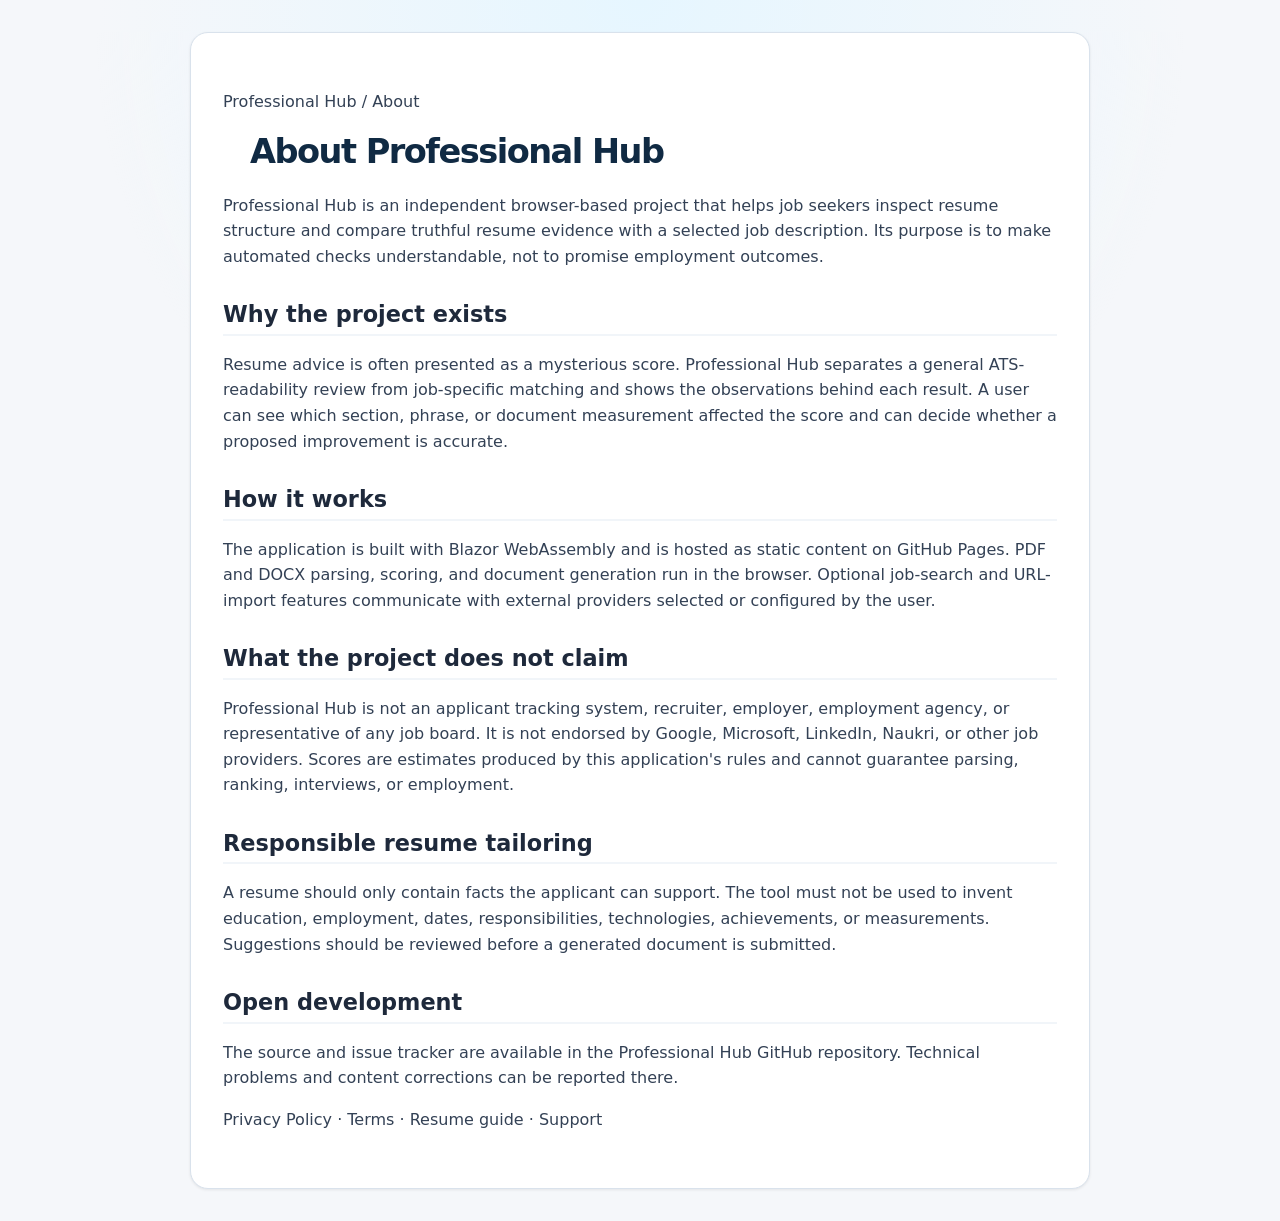
<file: src/App/wwwroot/about.html>
<!DOCTYPE html>
<html lang="en">
<head>
    <meta charset="utf-8" />
    <meta name="viewport" content="width=device-width, initial-scale=1" />
    <title>About Professional Hub</title>
    <meta name="description" content="Purpose, operation, independence, and limitations of the Professional Hub resume tools." />
    <link rel="canonical" href="https://professionalhub.co.in/about.html" />
    <link rel="stylesheet" href="css/app.css" />

    <!-- Google AdSense Code -->
    <script async src="https://pagead2.googlesyndication.com/pagead/js/adsbygoogle.js?client=ca-pub-8487728962349258"
            crossorigin="anonymous"></script>
</head>
<body>
    <main class="crawler-content legal-content">
        <p><a href="/">Professional Hub</a> / About</p>
        <h1>About Professional Hub</h1>
        <p>Professional Hub is an independent browser-based project that helps job seekers inspect resume structure and compare truthful resume evidence with a selected job description. Its purpose is to make automated checks understandable, not to promise employment outcomes.</p>

        <h2>Why the project exists</h2>
        <p>Resume advice is often presented as a mysterious score. Professional Hub separates a general ATS-readability review from job-specific matching and shows the observations behind each result. A user can see which section, phrase, or document measurement affected the score and can decide whether a proposed improvement is accurate.</p>

        <h2>How it works</h2>
        <p>The application is built with Blazor WebAssembly and is hosted as static content on GitHub Pages. PDF and DOCX parsing, scoring, and document generation run in the browser. Optional job-search and URL-import features communicate with external providers selected or configured by the user.</p>

        <h2>What the project does not claim</h2>
        <p>Professional Hub is not an applicant tracking system, recruiter, employer, employment agency, or representative of any job board. It is not endorsed by Google, Microsoft, LinkedIn, Naukri, or other job providers. Scores are estimates produced by this application's rules and cannot guarantee parsing, ranking, interviews, or employment.</p>

        <h2>Responsible resume tailoring</h2>
        <p>A resume should only contain facts the applicant can support. The tool must not be used to invent education, employment, dates, responsibilities, technologies, achievements, or measurements. Suggestions should be reviewed before a generated document is submitted.</p>

        <h2>Open development</h2>
        <p>The source and issue tracker are available in the <a href="https://github.com/nagendrakumarb/ResumeTools" rel="external">Professional Hub GitHub repository</a>. Technical problems and content corrections can be reported there.</p>

        <p>
            <a href="/privacy.html">Privacy Policy</a> &middot;
            <a href="/terms.html">Terms</a> &middot;
            <a href="/resume-guide.html">Resume guide</a> &middot;
            <a href="/support.html">Support</a>
        </p>
    </main>
</body>
</html>
</file>
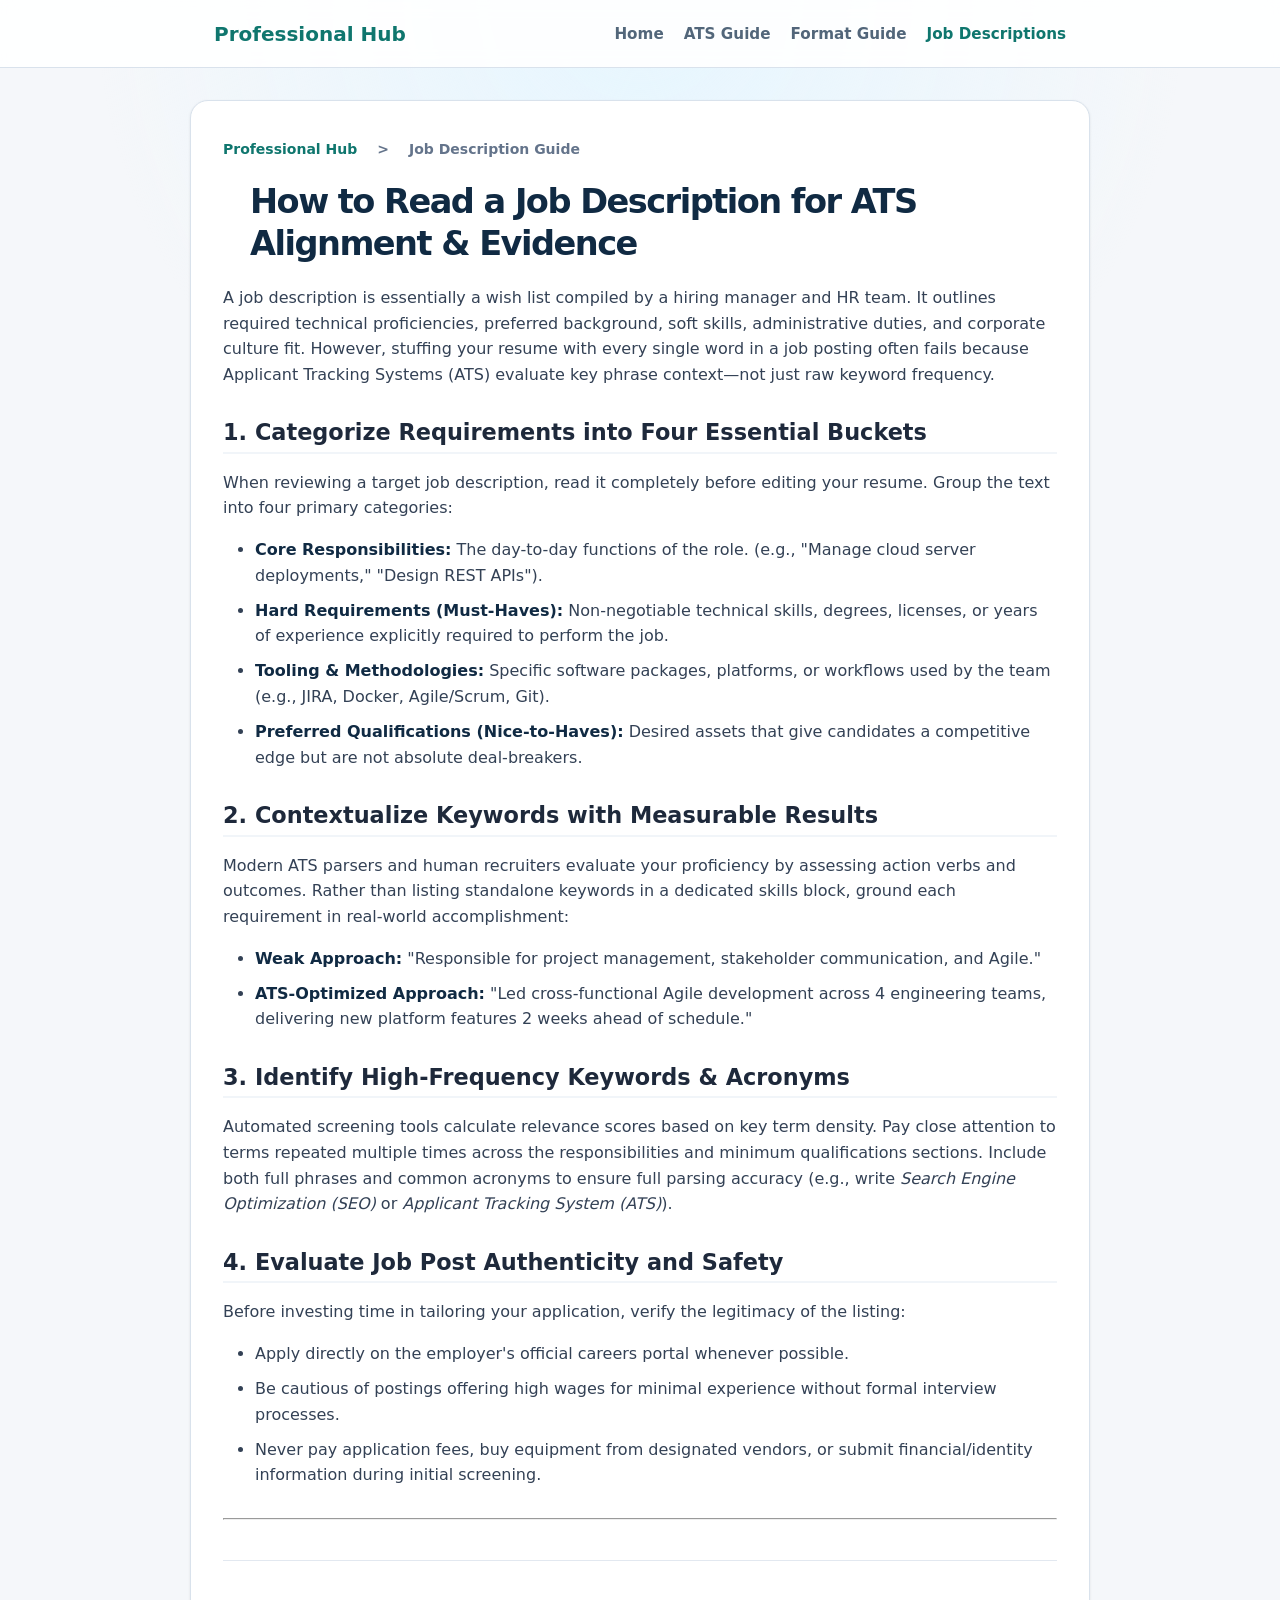
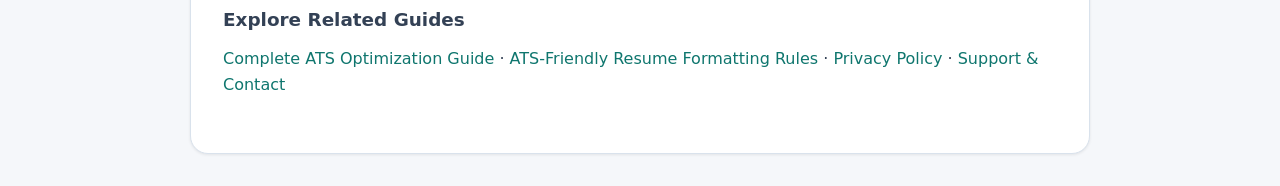
<file: src/App/wwwroot/job-description-guide.html>
<!DOCTYPE html>
<html lang="en">
<head>
    <meta charset="utf-8" />
    <meta name="viewport" content="width=device-width, initial-scale=1" />
    <title>How to Read & Deconstruct a Job Description for ATS | Professional Hub</title>
    <meta name="description" content="Master job description analysis. Learn how to extract core technical skills, separate essential duties from preferred qualifications, and align your resume with ATS algorithms." />
    <link rel="canonical" href="https://professionalhub.co.in/job-description-guide.html" />
    <link rel="stylesheet" href="css/app.css" />

    <!-- Google AdSense Code -->
    <script async src="https://pagead2.googlesyndication.com/pagead/js/adsbygoogle.js?client=ca-pub-8487728962349258" crossorigin="anonymous"></script>
</head>
<body>
    <header class="site-header">
        <nav class="nav-container">
            <a href="/" class="brand-logo">Professional Hub</a>
            <div class="nav-links">
                <a href="/">Home</a>
                <a href="/resume-guide.html">ATS Guide</a>
                <a href="/resume-format-guide.html">Format Guide</a>
                <a href="/job-description-guide.html" class="active">Job Descriptions</a>
            </div>
        </nav>
    </header>

    <main class="crawler-content legal-content">
        <nav class="breadcrumb" aria-label="Breadcrumb">
            <a href="/">Professional Hub</a> &gt; <span>Job Description Guide</span>
        </nav>

        <h1>How to Read a Job Description for ATS Alignment & Evidence</h1>
        <p>A job description is essentially a wish list compiled by a hiring manager and HR team. It outlines required technical proficiencies, preferred background, soft skills, administrative duties, and corporate culture fit. However, stuffing your resume with every single word in a job posting often fails because Applicant Tracking Systems (ATS) evaluate key phrase context—not just raw keyword frequency.</p>

        <!-- In-Article Ad Placement -->
        <div class="ad-container" style="text-align: center; margin: 20px 0;">
            <ins class="adsbygoogle"
                 style="display:block"
                 data-ad-client="ca-pub-8487728962349258"
                 data-ad-slot="auto"
                 data-ad-format="auto"
                 data-full-width-responsive="true"></ins>
            <script>
                (adsbygoogle = window.adsbygoogle || []).push({});
            </script>
        </div>

        <h2>1. Categorize Requirements into Four Essential Buckets</h2>
        <p>When reviewing a target job description, read it completely before editing your resume. Group the text into four primary categories:</p>
        <ul>
            <li><strong>Core Responsibilities:</strong> The day-to-day functions of the role. (e.g., "Manage cloud server deployments," "Design REST APIs").</li>
            <li><strong>Hard Requirements (Must-Haves):</strong> Non-negotiable technical skills, degrees, licenses, or years of experience explicitly required to perform the job.</li>
            <li><strong>Tooling & Methodologies:</strong> Specific software packages, platforms, or workflows used by the team (e.g., JIRA, Docker, Agile/Scrum, Git).</li>
            <li><strong>Preferred Qualifications (Nice-to-Haves):</strong> Desired assets that give candidates a competitive edge but are not absolute deal-breakers.</li>
        </ul>

        <h2>2. Contextualize Keywords with Measurable Results</h2>
        <p>Modern ATS parsers and human recruiters evaluate your proficiency by assessing action verbs and outcomes. Rather than listing standalone keywords in a dedicated skills block, ground each requirement in real-world accomplishment:</p>
        <ul>
            <li><strong>Weak Approach:</strong> "Responsible for project management, stakeholder communication, and Agile."</li>
            <li><strong>ATS-Optimized Approach:</strong> "Led cross-functional Agile development across 4 engineering teams, delivering new platform features 2 weeks ahead of schedule."</li>
        </ul>

        <h2>3. Identify High-Frequency Keywords & Acronyms</h2>
        <p>Automated screening tools calculate relevance scores based on key term density. Pay close attention to terms repeated multiple times across the responsibilities and minimum qualifications sections. Include both full phrases and common acronyms to ensure full parsing accuracy (e.g., write <em>Search Engine Optimization (SEO)</em> or <em>Applicant Tracking System (ATS)</em>).</p>

        <h2>4. Evaluate Job Post Authenticity and Safety</h2>
        <p>Before investing time in tailoring your application, verify the legitimacy of the listing:</p>
        <ul>
            <li>Apply directly on the employer's official careers portal whenever possible.</li>
            <li>Be cautious of postings offering high wages for minimal experience without formal interview processes.</li>
            <li>Never pay application fees, buy equipment from designated vendors, or submit financial/identity information during initial screening.</li>
        </ul>

        <hr style="margin: 30px 0;" />

        <div class="related-resources">
            <h3>Explore Related Guides</h3>
            <p>
                <a href="/resume-guide.html">Complete ATS Optimization Guide</a> &middot;
                <a href="/resume-format-guide.html">ATS-Friendly Resume Formatting Rules</a> &middot;
                <a href="/privacy.html">Privacy Policy</a> &middot;
                <a href="/support.html">Support & Contact</a>
            </p>
        </div>
    </main>
</body>
</html>
</file>
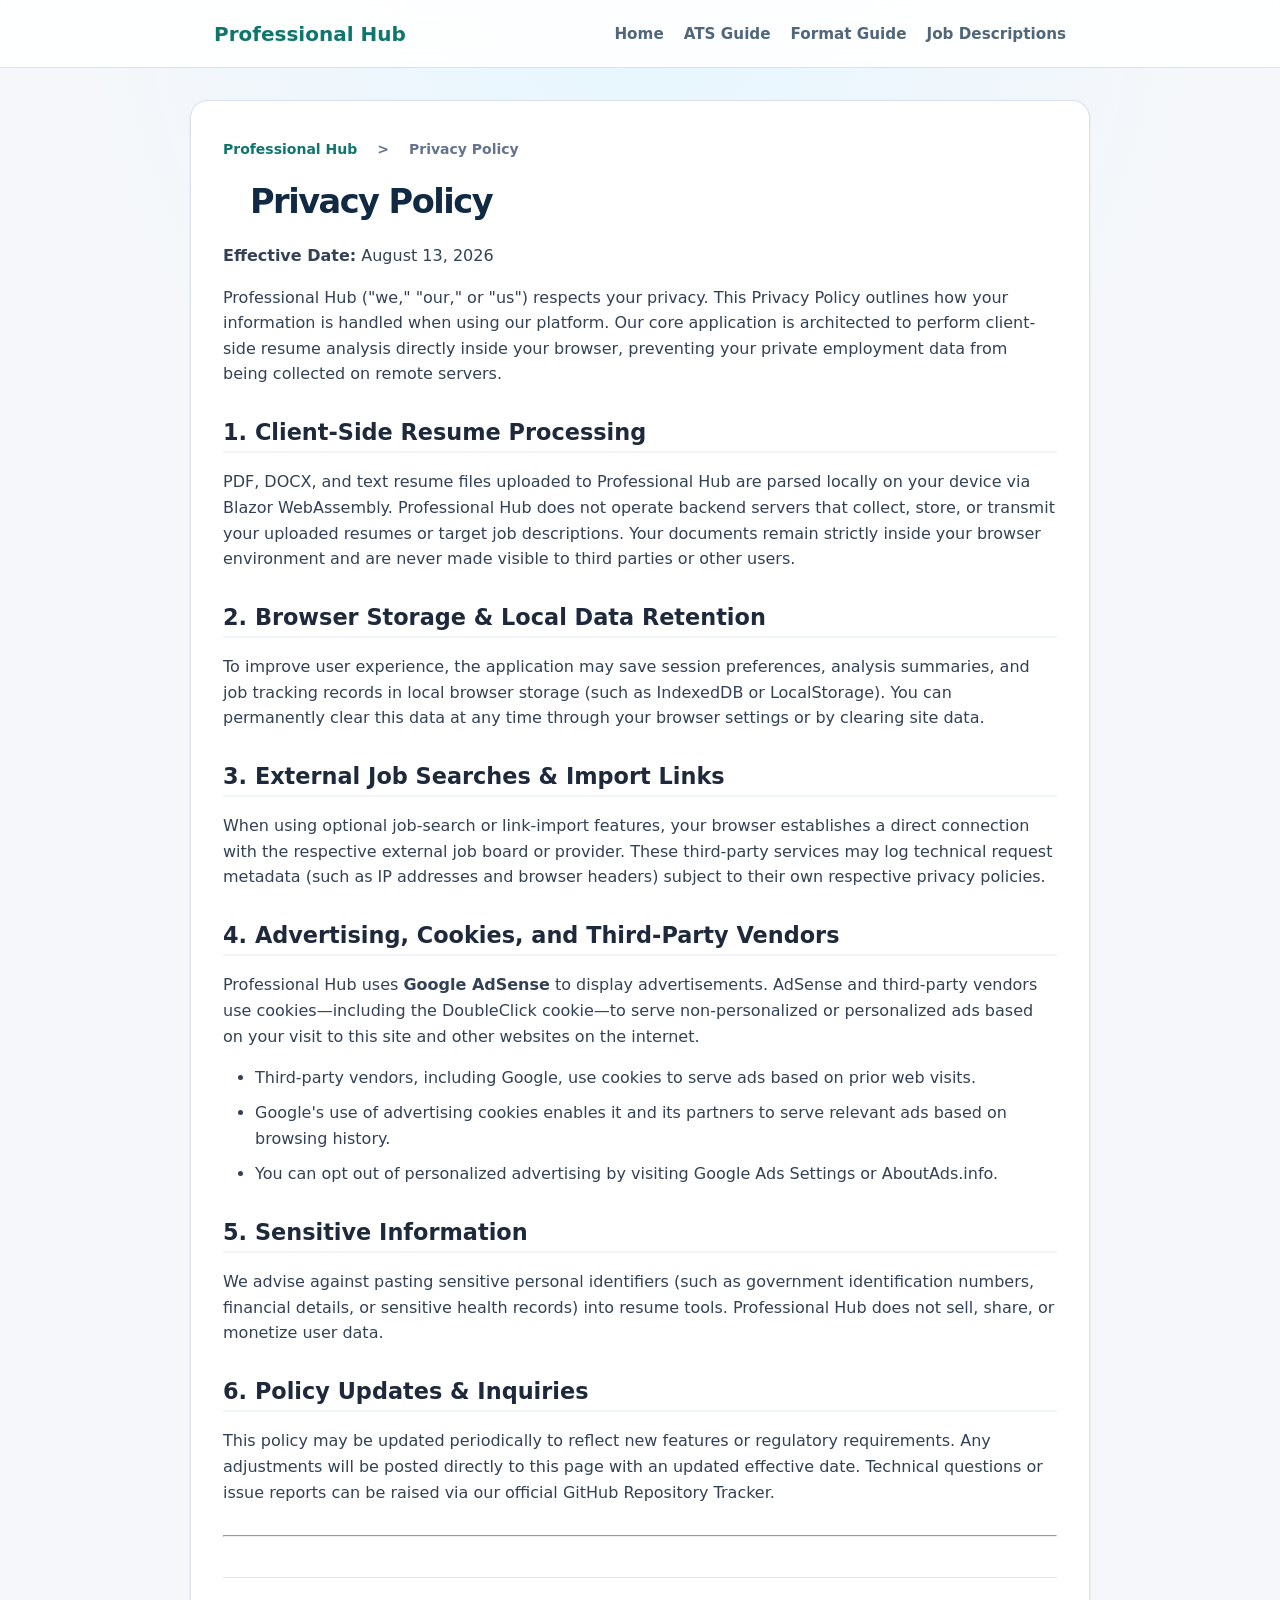
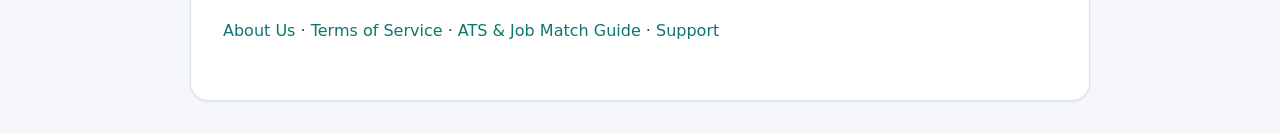
<file: src/App/wwwroot/privacy.html>
<!DOCTYPE html>
<html lang="en">
<head>
    <meta charset="utf-8" />
    <meta name="viewport" content="width=device-width, initial-scale=1" />
    <title>Privacy Policy | Professional Hub</title>
    <meta name="description" content="Learn how Professional Hub processes resume files locally on your device using Blazor WebAssembly, ensuring maximum data privacy and browser-only analysis." />
    <link rel="canonical" href="https://professionalhub.co.in/privacy.html" />
    <link rel="stylesheet" href="css/app.css" />

    <!-- Google AdSense Code -->
    <script async src="https://pagead2.googlesyndication.com/pagead/js/adsbygoogle.js?client=ca-pub-8487728962349258" crossorigin="anonymous"></script>
</head>
<body>
    <header class="site-header">
        <nav class="nav-container">
            <a href="/" class="brand-logo">Professional Hub</a>
            <div class="nav-links">
                <a href="/">Home</a>
                <a href="/resume-guide.html">ATS Guide</a>
                <a href="/resume-format-guide.html">Format Guide</a>
                <a href="/job-description-guide.html">Job Descriptions</a>
            </div>
        </nav>
    </header>

    <main class="crawler-content legal-content">
        <nav class="breadcrumb" aria-label="Breadcrumb">
            <a href="/">Professional Hub</a> &gt; <span>Privacy Policy</span>
        </nav>

        <h1>Privacy Policy</h1>
        <p><strong>Effective Date:</strong> August 13, 2026</p>

        <p>Professional Hub ("we," "our," or "us") respects your privacy. This Privacy Policy outlines how your information is handled when using our platform. Our core application is architected to perform client-side resume analysis directly inside your browser, preventing your private employment data from being collected on remote servers.</p>

        <h2>1. Client-Side Resume Processing</h2>
        <p>PDF, DOCX, and text resume files uploaded to Professional Hub are parsed locally on your device via Blazor WebAssembly. Professional Hub does not operate backend servers that collect, store, or transmit your uploaded resumes or target job descriptions. Your documents remain strictly inside your browser environment and are never made visible to third parties or other users.</p>

        <h2>2. Browser Storage & Local Data Retention</h2>
        <p>To improve user experience, the application may save session preferences, analysis summaries, and job tracking records in local browser storage (such as IndexedDB or LocalStorage). You can permanently clear this data at any time through your browser settings or by clearing site data.</p>

        <h2>3. External Job Searches & Import Links</h2>
        <p>When using optional job-search or link-import features, your browser establishes a direct connection with the respective external job board or provider. These third-party services may log technical request metadata (such as IP addresses and browser headers) subject to their own respective privacy policies.</p>

        <h2>4. Advertising, Cookies, and Third-Party Vendors</h2>
        <p>Professional Hub uses <strong>Google AdSense</strong> to display advertisements. AdSense and third-party vendors use cookies—including the DoubleClick cookie—to serve non-personalized or personalized ads based on your visit to this site and other websites on the internet.</p>
        <ul>
            <li>Third-party vendors, including Google, use cookies to serve ads based on prior web visits.</li>
            <li>Google's use of advertising cookies enables it and its partners to serve relevant ads based on browsing history.</li>
            <li>You can opt out of personalized advertising by visiting <a href="https://www.google.com/settings/ads" target="_blank" rel="noopener">Google Ads Settings</a> or <a href="https://www.aboutads.info" target="_blank" rel="noopener">AboutAds.info</a>.</li>
        </ul>

        <h2>5. Sensitive Information</h2>
        <p>We advise against pasting sensitive personal identifiers (such as government identification numbers, financial details, or sensitive health records) into resume tools. Professional Hub does not sell, share, or monetize user data.</p>

        <h2>6. Policy Updates & Inquiries</h2>
        <p>This policy may be updated periodically to reflect new features or regulatory requirements. Any adjustments will be posted directly to this page with an updated effective date. Technical questions or issue reports can be raised via our official <a href="https://github.com/nagendrakumarb/ResumeTools/issues" target="_blank" rel="noopener">GitHub Repository Tracker</a>.</p>

        <hr style="margin: 30px 0;" />

        <div class="related-resources">
            <p>
                <a href="/about.html">About Us</a> &middot;
                <a href="/terms.html">Terms of Service</a> &middot;
                <a href="/resume-guide.html">ATS & Job Match Guide</a> &middot;
                <a href="/support.html">Support</a>
            </p>
        </div>
    </main>
</body>
</html>
</file>
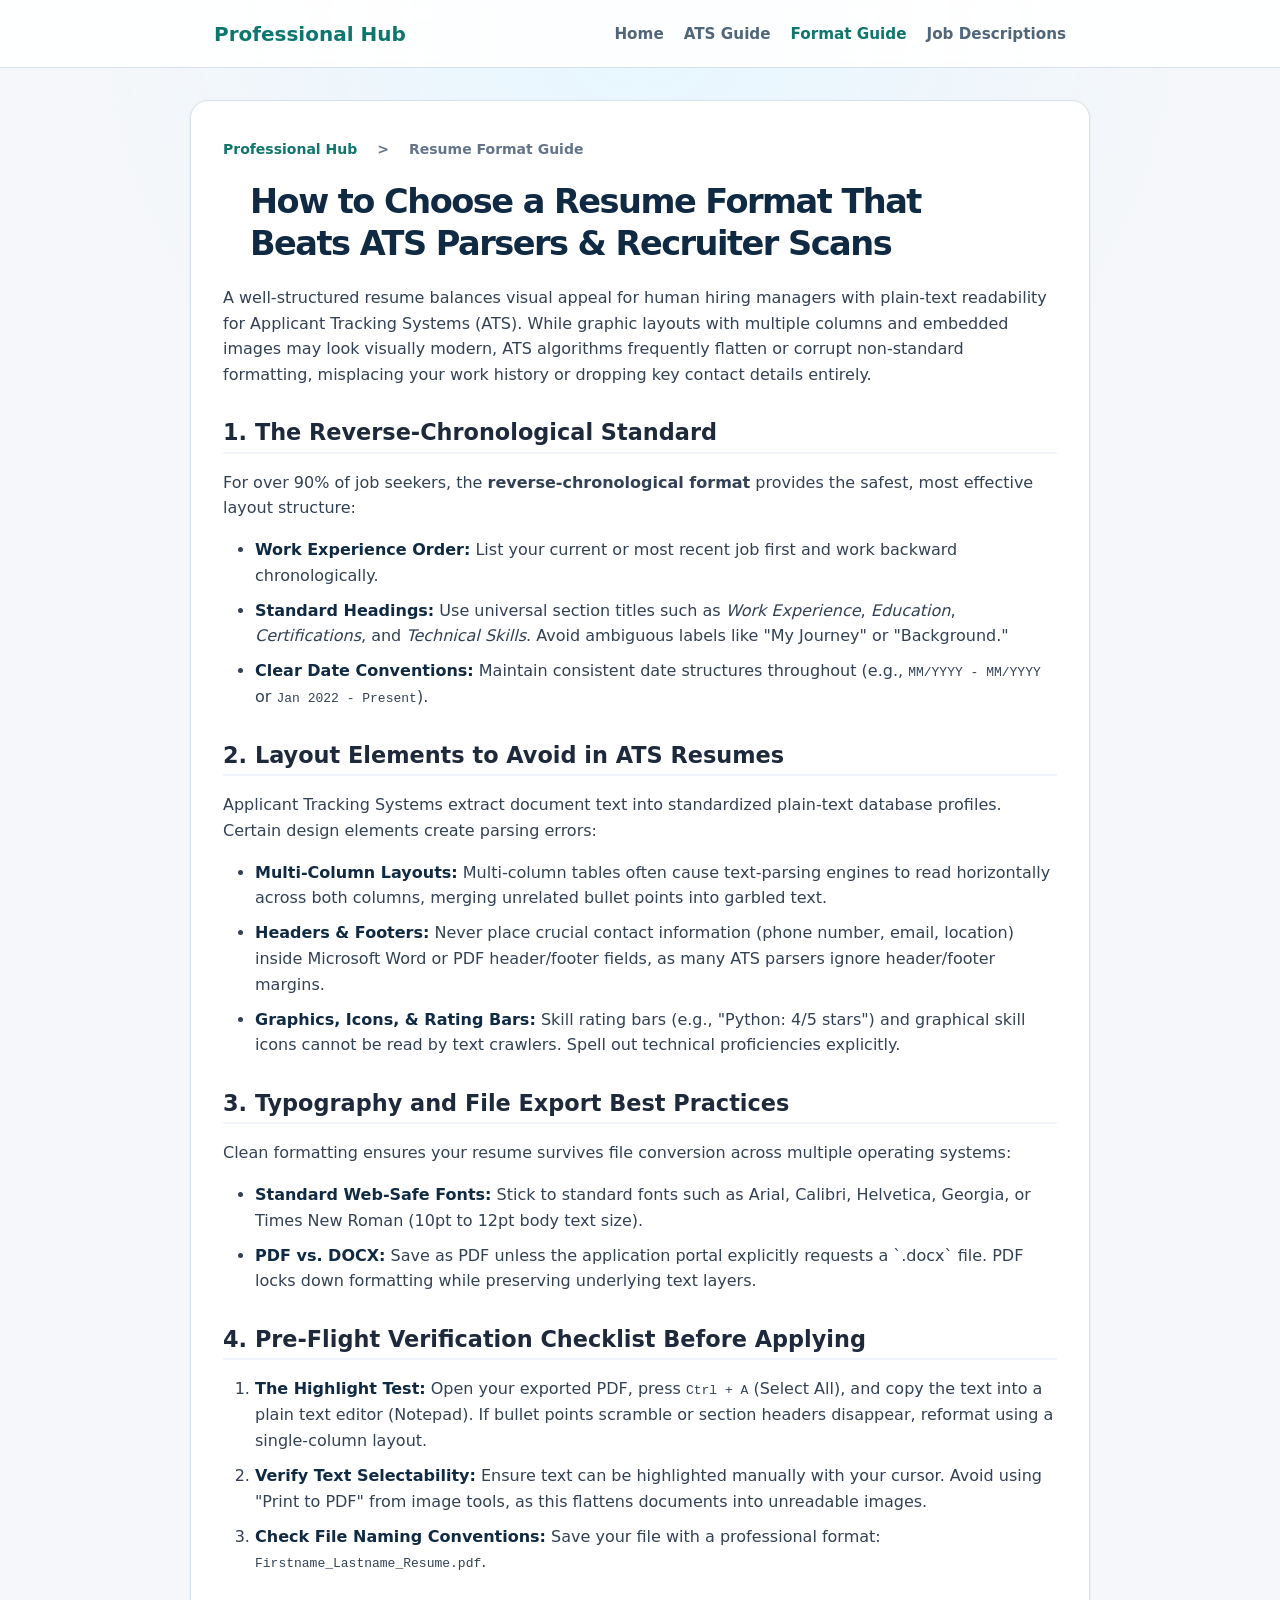
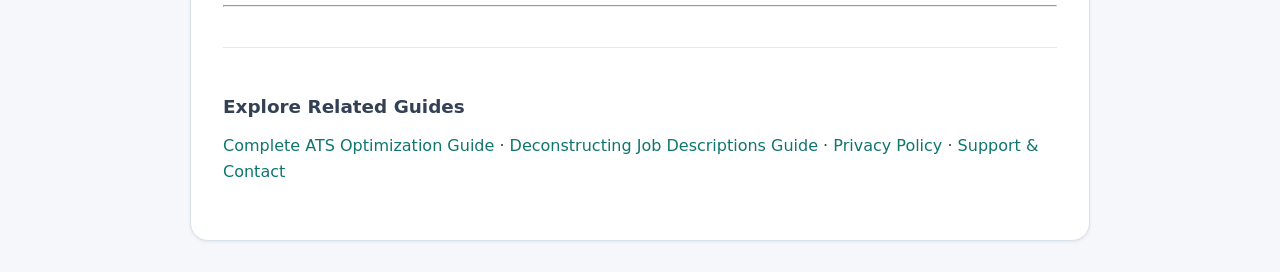
<file: src/App/wwwroot/resume-format-guide.html>
<!DOCTYPE html>
<html lang="en">
<head>
    <meta charset="utf-8" />
    <meta name="viewport" content="width=device-width, initial-scale=1" />
    <title>ATS Resume Format Guide: Structuring Applications for Humans & Software | Professional Hub</title>
    <meta name="description" content="Learn how to choose an ATS-friendly resume format. Discover reverse-chronological layouts, typography rules, and pre-submission checks to pass automated screeners." />
    <link rel="canonical" href="https://professionalhub.co.in/resume-format-guide.html" />
    <link rel="stylesheet" href="css/app.css" />

    <!-- Google AdSense Code -->
    <script async src="https://pagead2.googlesyndication.com/pagead/js/adsbygoogle.js?client=ca-pub-8487728962349258" crossorigin="anonymous"></script>
</head>
<body>
    <header class="site-header">
        <nav class="nav-container">
            <a href="/" class="brand-logo">Professional Hub</a>
            <div class="nav-links">
                <a href="/">Home</a>
                <a href="/resume-guide.html">ATS Guide</a>
                <a href="/resume-format-guide.html" class="active">Format Guide</a>
                <a href="/job-description-guide.html">Job Descriptions</a>
            </div>
        </nav>
    </header>

    <main class="crawler-content legal-content">
        <nav class="breadcrumb" aria-label="Breadcrumb">
            <a href="/">Professional Hub</a> &gt; <span>Resume Format Guide</span>
        </nav>

        <h1>How to Choose a Resume Format That Beats ATS Parsers & Recruiter Scans</h1>
        <p>A well-structured resume balances visual appeal for human hiring managers with plain-text readability for Applicant Tracking Systems (ATS). While graphic layouts with multiple columns and embedded images may look visually modern, ATS algorithms frequently flatten or corrupt non-standard formatting, misplacing your work history or dropping key contact details entirely.</p>

        <!-- In-Article Ad Placement -->
        <div class="ad-container" style="text-align: center; margin: 20px 0;">
            <ins class="adsbygoogle"
                 style="display:block"
                 data-ad-client="ca-pub-8487728962349258"
                 data-ad-slot="auto"
                 data-ad-format="auto"
                 data-full-width-responsive="true"></ins>
            <script>
                (adsbygoogle = window.adsbygoogle || []).push({});
            </script>
        </div>

        <h2>1. The Reverse-Chronological Standard</h2>
        <p>For over 90% of job seekers, the <strong>reverse-chronological format</strong> provides the safest, most effective layout structure:</p>
        <ul>
            <li><strong>Work Experience Order:</strong> List your current or most recent job first and work backward chronologically.</li>
            <li><strong>Standard Headings:</strong> Use universal section titles such as <em>Work Experience</em>, <em>Education</em>, <em>Certifications</em>, and <em>Technical Skills</em>. Avoid ambiguous labels like "My Journey" or "Background."</li>
            <li><strong>Clear Date Conventions:</strong> Maintain consistent date structures throughout (e.g., <code>MM/YYYY - MM/YYYY</code> or <code>Jan 2022 - Present</code>).</li>
        </ul>

        <h2>2. Layout Elements to Avoid in ATS Resumes</h2>
        <p>Applicant Tracking Systems extract document text into standardized plain-text database profiles. Certain design elements create parsing errors:</p>
        <ul>
            <li><strong>Multi-Column Layouts:</strong> Multi-column tables often cause text-parsing engines to read horizontally across both columns, merging unrelated bullet points into garbled text.</li>
            <li><strong>Headers & Footers:</strong> Never place crucial contact information (phone number, email, location) inside Microsoft Word or PDF header/footer fields, as many ATS parsers ignore header/footer margins.</li>
            <li><strong>Graphics, Icons, & Rating Bars:</strong> Skill rating bars (e.g., "Python: 4/5 stars") and graphical skill icons cannot be read by text crawlers. Spell out technical proficiencies explicitly.</li>
        </ul>

        <h2>3. Typography and File Export Best Practices</h2>
        <p>Clean formatting ensures your resume survives file conversion across multiple operating systems:</p>
        <ul>
            <li><strong>Standard Web-Safe Fonts:</strong> Stick to standard fonts such as Arial, Calibri, Helvetica, Georgia, or Times New Roman (10pt to 12pt body text size).</li>
            <li><strong>PDF vs. DOCX:</strong> Save as PDF unless the application portal explicitly requests a `.docx` file. PDF locks down formatting while preserving underlying text layers.</li>
        </ul>

        <h2>4. Pre-Flight Verification Checklist Before Applying</h2>
        <ol>
            <li><strong>The Highlight Test:</strong> Open your exported PDF, press <code>Ctrl + A</code> (Select All), and copy the text into a plain text editor (Notepad). If bullet points scramble or section headers disappear, reformat using a single-column layout.</li>
            <li><strong>Verify Text Selectability:</strong> Ensure text can be highlighted manually with your cursor. Avoid using "Print to PDF" from image tools, as this flattens documents into unreadable images.</li>
            <li><strong>Check File Naming Conventions:</strong> Save your file with a professional format: <code>Firstname_Lastname_Resume.pdf</code>.</li>
        </ol>

        <hr style="margin: 30px 0;" />

        <div class="related-resources">
            <h3>Explore Related Guides</h3>
            <p>
                <a href="/resume-guide.html">Complete ATS Optimization Guide</a> &middot;
                <a href="/job-description-guide.html">Deconstructing Job Descriptions Guide</a> &middot;
                <a href="/privacy.html">Privacy Policy</a> &middot;
                <a href="/support.html">Support & Contact</a>
            </p>
        </div>
    </main>
</body>
</html>
</file>
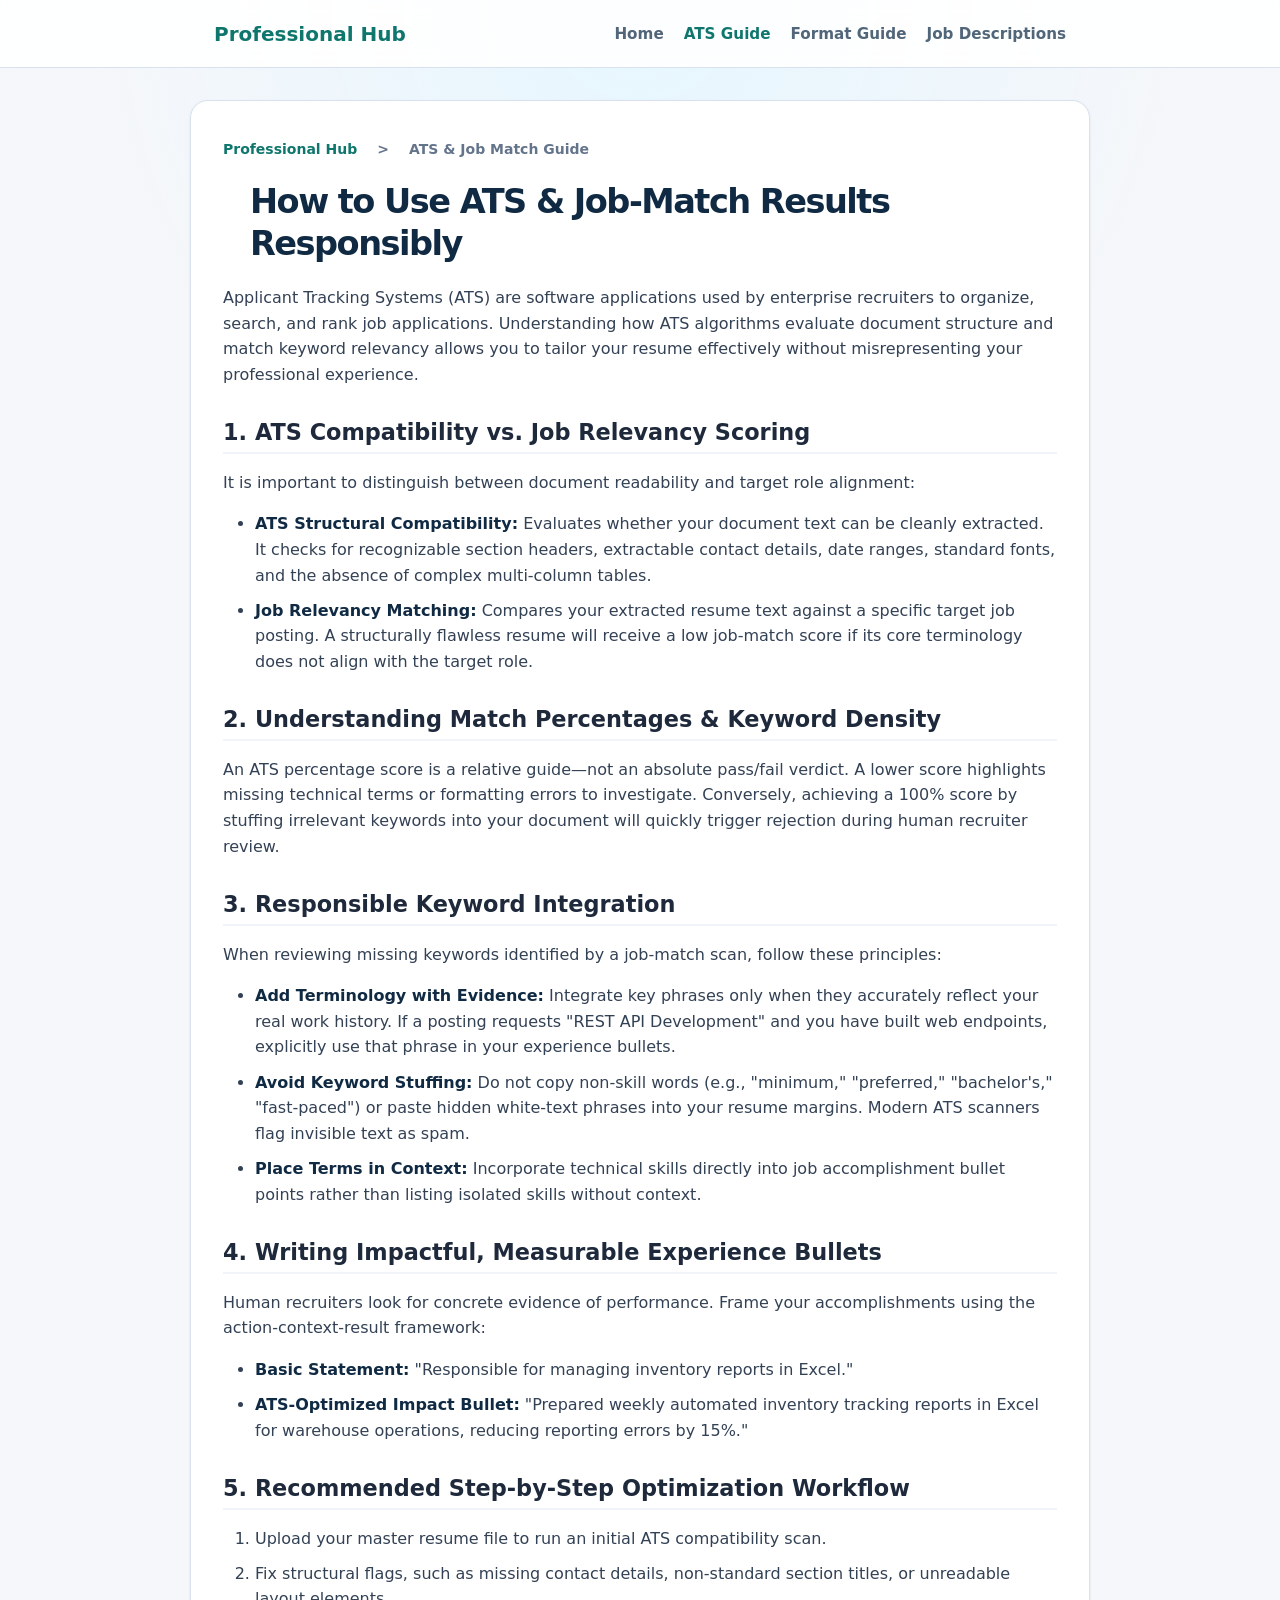
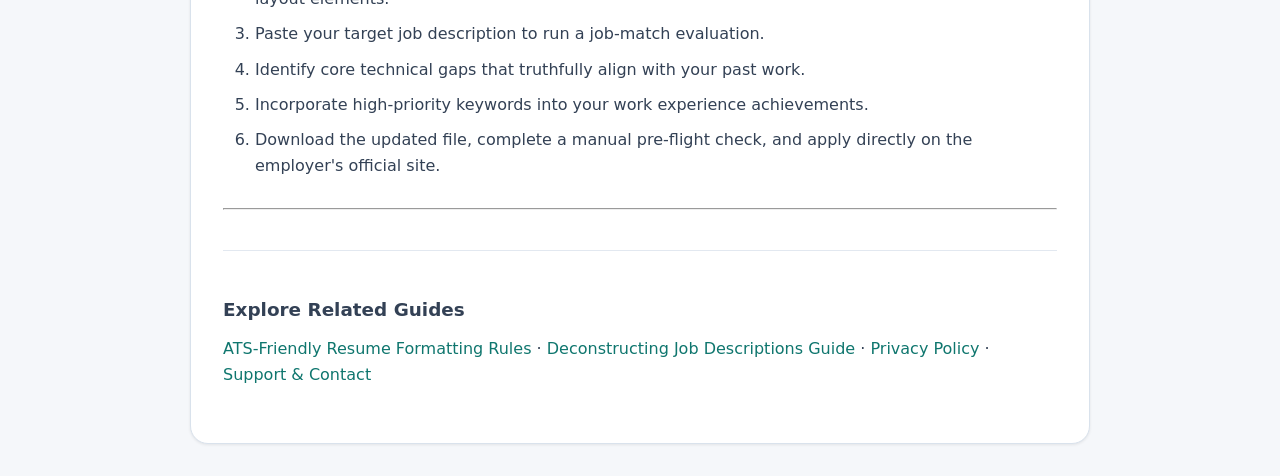
<file: src/App/wwwroot/resume-guide.html>
<!DOCTYPE html>
<html lang="en">
<head>
    <meta charset="utf-8" />
    <meta name="viewport" content="width=device-width, initial-scale=1" />
    <title>ATS Resume Checker & Job Match Optimization Guide | Professional Hub</title>
    <meta name="description" content="Learn how to interpret ATS match scores, identify critical missing keywords, write context-rich bullet points, and optimize your resume responsibly." />
    <link rel="canonical" href="https://professionalhub.co.in/resume-guide.html" />
    <link rel="stylesheet" href="css/app.css" />

    <!-- Google AdSense Code -->
    <script async src="https://pagead2.googlesyndication.com/pagead/js/adsbygoogle.js?client=ca-pub-8487728962349258" crossorigin="anonymous"></script>
</head>
<body>
    <header class="site-header">
        <nav class="nav-container">
            <a href="/" class="brand-logo">Professional Hub</a>
            <div class="nav-links">
                <a href="/">Home</a>
                <a href="/resume-guide.html" class="active">ATS Guide</a>
                <a href="/resume-format-guide.html">Format Guide</a>
                <a href="/job-description-guide.html">Job Descriptions</a>
            </div>
        </nav>
    </header>

    <main class="crawler-content legal-content">
        <nav class="breadcrumb" aria-label="Breadcrumb">
            <a href="/">Professional Hub</a> &gt; <span>ATS & Job Match Guide</span>
        </nav>

        <h1>How to Use ATS & Job-Match Results Responsibly</h1>
        <p>Applicant Tracking Systems (ATS) are software applications used by enterprise recruiters to organize, search, and rank job applications. Understanding how ATS algorithms evaluate document structure and match keyword relevancy allows you to tailor your resume effectively without misrepresenting your professional experience.</p>

        <!-- In-Article Ad Placement -->
        <div class="ad-container" style="text-align: center; margin: 20px 0;">
            <ins class="adsbygoogle"
                 style="display:block"
                 data-ad-client="ca-pub-8487728962349258"
                 data-ad-slot="auto"
                 data-ad-format="auto"
                 data-full-width-responsive="true"></ins>
            <script>
                (adsbygoogle = window.adsbygoogle || []).push({});
            </script>
        </div>

        <h2>1. ATS Compatibility vs. Job Relevancy Scoring</h2>
        <p>It is important to distinguish between document readability and target role alignment:</p>
        <ul>
            <li><strong>ATS Structural Compatibility:</strong> Evaluates whether your document text can be cleanly extracted. It checks for recognizable section headers, extractable contact details, date ranges, standard fonts, and the absence of complex multi-column tables.</li>
            <li><strong>Job Relevancy Matching:</strong> Compares your extracted resume text against a specific target job posting. A structurally flawless resume will receive a low job-match score if its core terminology does not align with the target role.</li>
        </ul>

        <h2>2. Understanding Match Percentages & Keyword Density</h2>
        <p>An ATS percentage score is a relative guide—not an absolute pass/fail verdict. A lower score highlights missing technical terms or formatting errors to investigate. Conversely, achieving a 100% score by stuffing irrelevant keywords into your document will quickly trigger rejection during human recruiter review.</p>

        <h2>3. Responsible Keyword Integration</h2>
        <p>When reviewing missing keywords identified by a job-match scan, follow these principles:</p>
        <ul>
            <li><strong>Add Terminology with Evidence:</strong> Integrate key phrases only when they accurately reflect your real work history. If a posting requests "REST API Development" and you have built web endpoints, explicitly use that phrase in your experience bullets.</li>
            <li><strong>Avoid Keyword Stuffing:</strong> Do not copy non-skill words (e.g., "minimum," "preferred," "bachelor's," "fast-paced") or paste hidden white-text phrases into your resume margins. Modern ATS scanners flag invisible text as spam.</li>
            <li><strong>Place Terms in Context:</strong> Incorporate technical skills directly into job accomplishment bullet points rather than listing isolated skills without context.</li>
        </ul>

        <h2>4. Writing Impactful, Measurable Experience Bullets</h2>
        <p>Human recruiters look for concrete evidence of performance. Frame your accomplishments using the action-context-result framework:</p>
        <ul>
            <li><strong>Basic Statement:</strong> "Responsible for managing inventory reports in Excel."</li>
            <li><strong>ATS-Optimized Impact Bullet:</strong> "Prepared weekly automated inventory tracking reports in Excel for warehouse operations, reducing reporting errors by 15%."</li>
        </ul>

        <h2>5. Recommended Step-by-Step Optimization Workflow</h2>
        <ol>
            <li>Upload your master resume file to run an initial ATS compatibility scan.</li>
            <li>Fix structural flags, such as missing contact details, non-standard section titles, or unreadable layout elements.</li>
            <li>Paste your target job description to run a job-match evaluation.</li>
            <li>Identify core technical gaps that truthfully align with your past work.</li>
            <li>Incorporate high-priority keywords into your work experience achievements.</li>
            <li>Download the updated file, complete a manual pre-flight check, and apply directly on the employer's official site.</li>
        </ol>

        <hr style="margin: 30px 0;" />

        <div class="related-resources">
            <h3>Explore Related Guides</h3>
            <p>
                <a href="/resume-format-guide.html">ATS-Friendly Resume Formatting Rules</a> &middot;
                <a href="/job-description-guide.html">Deconstructing Job Descriptions Guide</a> &middot;
                <a href="/privacy.html">Privacy Policy</a> &middot;
                <a href="/support.html">Support & Contact</a>
            </p>
        </div>
    </main>
</body>
</html>
</file>
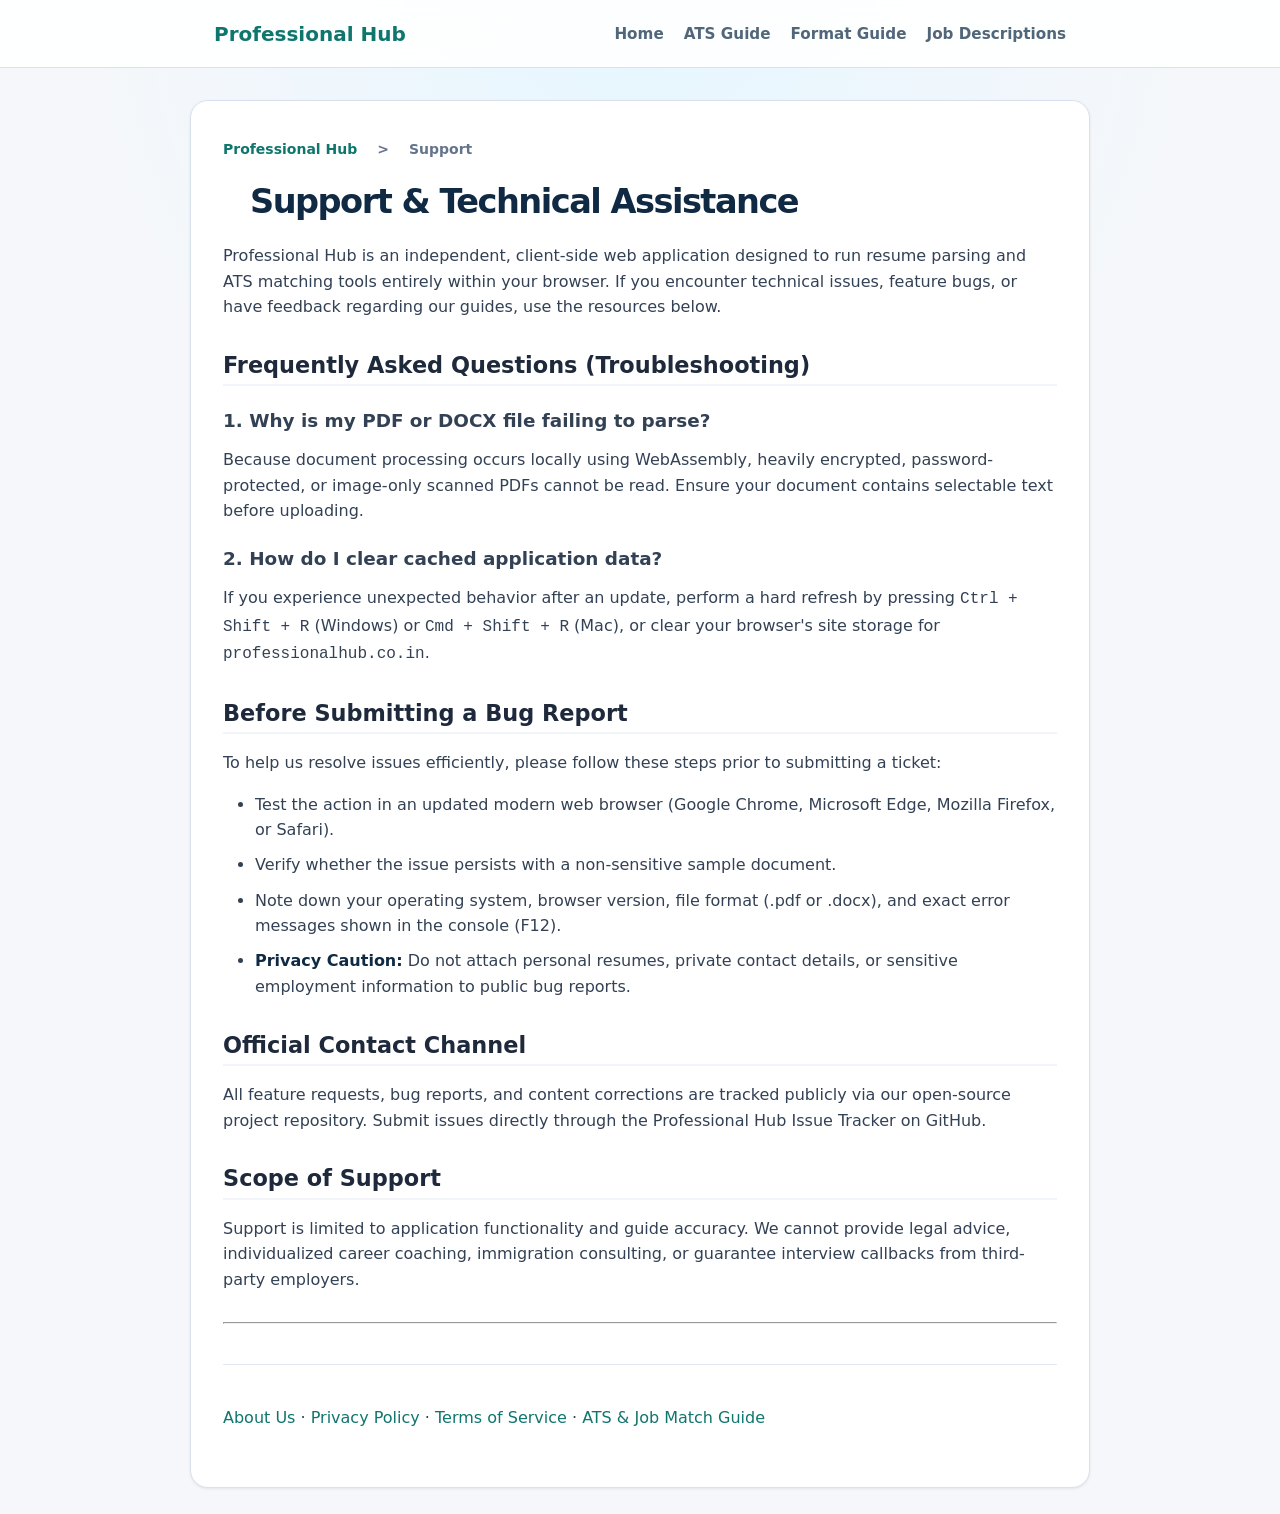
<file: src/App/wwwroot/support.html>
<!DOCTYPE html>
<html lang="en">
<head>
    <meta charset="utf-8" />
    <meta name="viewport" content="width=device-width, initial-scale=1" />
    <title>Support & Help Center | Professional Hub</title>
    <meta name="description" content="Get technical support, report issues, and submit feedback for Professional Hub's client-side resume tools and ATS optimization guides." />
    <link rel="canonical" href="https://professionalhub.co.in/support.html" />
    <link rel="stylesheet" href="css/app.css" />

    <!-- Google AdSense Code -->
    <script async src="https://pagead2.googlesyndication.com/pagead/js/adsbygoogle.js?client=ca-pub-8487728962349258" crossorigin="anonymous"></script>
</head>
<body>
    <header class="site-header">
        <nav class="nav-container">
            <a href="/" class="brand-logo">Professional Hub</a>
            <div class="nav-links">
                <a href="/">Home</a>
                <a href="/resume-guide.html">ATS Guide</a>
                <a href="/resume-format-guide.html">Format Guide</a>
                <a href="/job-description-guide.html">Job Descriptions</a>
            </div>
        </nav>
    </header>

    <main class="crawler-content legal-content">
        <nav class="breadcrumb" aria-label="Breadcrumb">
            <a href="/">Professional Hub</a> &gt; <span>Support</span>
        </nav>

        <h1>Support & Technical Assistance</h1>
        <p>Professional Hub is an independent, client-side web application designed to run resume parsing and ATS matching tools entirely within your browser. If you encounter technical issues, feature bugs, or have feedback regarding our guides, use the resources below.</p>

        <!-- In-Article Ad Placement -->
        <div class="ad-container" style="text-align: center; margin: 20px 0;">
            <ins class="adsbygoogle"
                 style="display:block"
                 data-ad-client="ca-pub-8487728962349258"
                 data-ad-slot="auto"
                 data-ad-format="auto"
                 data-full-width-responsive="true"></ins>
            <script>
                (adsbygoogle = window.adsbygoogle || []).push({});
            </script>
        </div>

        <h2>Frequently Asked Questions (Troubleshooting)</h2>

        <h3>1. Why is my PDF or DOCX file failing to parse?</h3>
        <p>Because document processing occurs locally using WebAssembly, heavily encrypted, password-protected, or image-only scanned PDFs cannot be read. Ensure your document contains selectable text before uploading.</p>

        <h3>2. How do I clear cached application data?</h3>
        <p>If you experience unexpected behavior after an update, perform a hard refresh by pressing <code>Ctrl + Shift + R</code> (Windows) or <code>Cmd + Shift + R</code> (Mac), or clear your browser's site storage for <code>professionalhub.co.in</code>.</p>

        <h2>Before Submitting a Bug Report</h2>
        <p>To help us resolve issues efficiently, please follow these steps prior to submitting a ticket:</p>
        <ul>
            <li>Test the action in an updated modern web browser (Google Chrome, Microsoft Edge, Mozilla Firefox, or Safari).</li>
            <li>Verify whether the issue persists with a non-sensitive sample document.</li>
            <li>Note down your operating system, browser version, file format (.pdf or .docx), and exact error messages shown in the console (F12).</li>
            <li><strong>Privacy Caution:</strong> Do not attach personal resumes, private contact details, or sensitive employment information to public bug reports.</li>
        </ul>

        <h2>Official Contact Channel</h2>
        <p>All feature requests, bug reports, and content corrections are tracked publicly via our open-source project repository. Submit issues directly through the <a href="https://github.com/nagendrakumarb/ResumeTools/issues" target="_blank" rel="noopener">Professional Hub Issue Tracker on GitHub</a>.</p>

        <h2>Scope of Support</h2>
        <p>Support is limited to application functionality and guide accuracy. We cannot provide legal advice, individualized career coaching, immigration consulting, or guarantee interview callbacks from third-party employers.</p>

        <hr style="margin: 30px 0;" />

        <div class="related-resources">
            <p>
                <a href="/about.html">About Us</a> &middot;
                <a href="/privacy.html">Privacy Policy</a> &middot;
                <a href="/terms.html">Terms of Service</a> &middot;
                <a href="/resume-guide.html">ATS & Job Match Guide</a>
            </p>
        </div>
    </main>
</body>
</html>
</file>
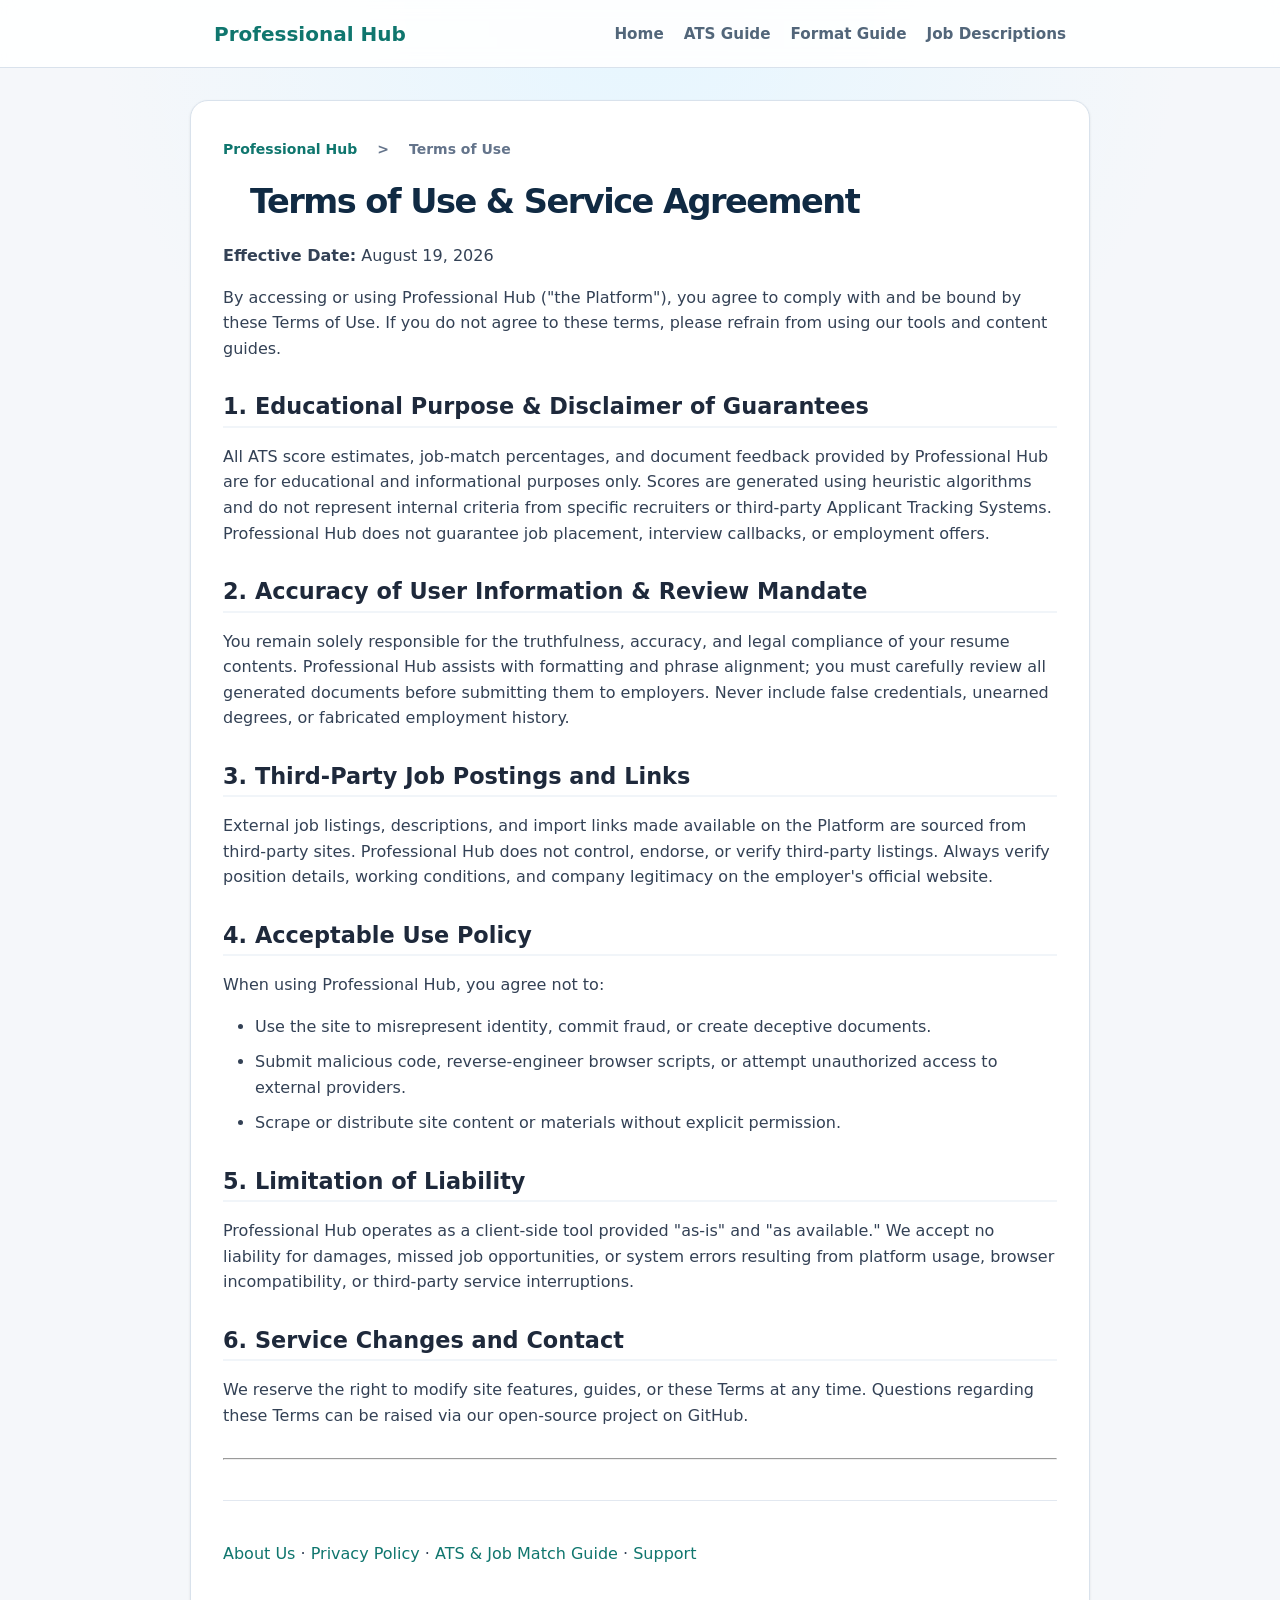
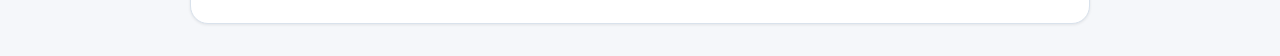
<file: src/App/wwwroot/terms.html>
<!DOCTYPE html>
<html lang="en">
<head>
    <meta charset="utf-8" />
    <meta name="viewport" content="width=device-width, initial-scale=1" />
    <title>Terms of Use & Service Agreement | Professional Hub</title>
    <meta name="description" content="Read the Terms of Use for Professional Hub's client-side resume tools, ATS matching algorithms, and job application guides." />
    <link rel="canonical" href="https://professionalhub.co.in/terms.html" />
    <link rel="stylesheet" href="css/app.css" />

    <!-- Google AdSense Code -->
    <script async src="https://pagead2.googlesyndication.com/pagead/js/adsbygoogle.js?client=ca-pub-8487728962349258" crossorigin="anonymous"></script>
</head>
<body>
    <header class="site-header">
        <nav class="nav-container">
            <a href="/" class="brand-logo">Professional Hub</a>
            <div class="nav-links">
                <a href="/">Home</a>
                <a href="/resume-guide.html">ATS Guide</a>
                <a href="/resume-format-guide.html">Format Guide</a>
                <a href="/job-description-guide.html">Job Descriptions</a>
            </div>
        </nav>
    </header>

    <main class="crawler-content legal-content">
        <nav class="breadcrumb" aria-label="Breadcrumb">
            <a href="/">Professional Hub</a> &gt; <span>Terms of Use</span>
        </nav>

        <h1>Terms of Use & Service Agreement</h1>
        <p><strong>Effective Date:</strong> August 19, 2026</p>
        <p>By accessing or using Professional Hub ("the Platform"), you agree to comply with and be bound by these Terms of Use. If you do not agree to these terms, please refrain from using our tools and content guides.</p>

        <!-- In-Article Ad Placement -->
        <div class="ad-container" style="text-align: center; margin: 20px 0;">
            <ins class="adsbygoogle"
                 style="display:block"
                 data-ad-client="ca-pub-8487728962349258"
                 data-ad-slot="auto"
                 data-ad-format="auto"
                 data-full-width-responsive="true"></ins>
            <script>
                (adsbygoogle = window.adsbygoogle || []).push({});
            </script>
        </div>

        <h2>1. Educational Purpose & Disclaimer of Guarantees</h2>
        <p>All ATS score estimates, job-match percentages, and document feedback provided by Professional Hub are for educational and informational purposes only. Scores are generated using heuristic algorithms and do not represent internal criteria from specific recruiters or third-party Applicant Tracking Systems. Professional Hub does not guarantee job placement, interview callbacks, or employment offers.</p>

        <h2>2. Accuracy of User Information & Review Mandate</h2>
        <p>You remain solely responsible for the truthfulness, accuracy, and legal compliance of your resume contents. Professional Hub assists with formatting and phrase alignment; you must carefully review all generated documents before submitting them to employers. Never include false credentials, unearned degrees, or fabricated employment history.</p>

        <h2>3. Third-Party Job Postings and Links</h2>
        <p>External job listings, descriptions, and import links made available on the Platform are sourced from third-party sites. Professional Hub does not control, endorse, or verify third-party listings. Always verify position details, working conditions, and company legitimacy on the employer's official website.</p>

        <h2>4. Acceptable Use Policy</h2>
        <p>When using Professional Hub, you agree not to:</p>
        <ul>
            <li>Use the site to misrepresent identity, commit fraud, or create deceptive documents.</li>
            <li>Submit malicious code, reverse-engineer browser scripts, or attempt unauthorized access to external providers.</li>
            <li>Scrape or distribute site content or materials without explicit permission.</li>
        </ul>

        <h2>5. Limitation of Liability</h2>
        <p>Professional Hub operates as a client-side tool provided "as-is" and "as available." We accept no liability for damages, missed job opportunities, or system errors resulting from platform usage, browser incompatibility, or third-party service interruptions.</p>

        <h2>6. Service Changes and Contact</h2>
        <p>We reserve the right to modify site features, guides, or these Terms at any time. Questions regarding these Terms can be raised via our open-source project on <a href="https://github.com/nagendrakumarb/ResumeTools/issues" target="_blank" rel="noopener">GitHub</a>.</p>

        <hr style="margin: 30px 0;" />

        <div class="related-resources">
            <p>
                <a href="/about.html">About Us</a> &middot;
                <a href="/privacy.html">Privacy Policy</a> &middot;
                <a href="/resume-guide.html">ATS & Job Match Guide</a> &middot;
                <a href="/support.html">Support</a>
            </p>
        </div>
    </main>
</body>
</html>
</file>
<file: src/App/wwwroot/css/app.css>
:root {
    --font-family: 'Inter', ui-sans-serif, system-ui, -apple-system, sans-serif;
    --color-brand-50: #f0fdfa;
    --color-brand-100: #ccfbf1;
    --color-brand-500: #14b8a6;
    --color-brand-700: #0f766e;
    --color-brand-800: #0b5f59;
    --color-brand-900: #115e59;
    --color-slate-50: #f8fafc;
    --color-slate-100: #f1f5f9;
    --color-slate-200: #e2e8f0;
    --color-slate-300: #cbd5e1;
    --color-slate-400: #94a3b8;
    --color-slate-500: #64748b;
    --color-slate-600: #475569;
    --color-slate-700: #334e68;
    --color-slate-800: #243b53;
    --color-slate-900: #102a43;
    --grade-a: #10b981;
    --grade-a-bg: #d1fae5;
    --grade-a-text: #047857;
    --grade-b: #3b82f6;
    --grade-b-bg: #dbeafe;
    --grade-b-text: #1d4ed8;
    --grade-c: #eab308;
    --grade-c-bg: #fef3c7;
    --grade-c-text: #b45309;
    --grade-d: #f97316;
    --grade-d-bg: #ffedd5;
    --grade-d-text: #c2410c;
    --grade-f: #ef4444;
    --grade-f-bg: #fee2e2;
    --grade-f-text: #b91c1c;
    --max-width: 1440px;
    --radius-sm: 8px;
    --radius-md: 12px;
    --radius-lg: 18px;
    --radius-full: 9999px;
    --shadow-sm: 0 1px 3px rgba(16, 42, 67, 0.05);
    --shadow-md: 0 8px 20px rgba(23, 50, 77, 0.06);
    --shadow-lg: 0 18px 50px rgba(16, 42, 67, 0.08);
    --transition-fast: 0.15s ease;
}

*, ::after, ::before {
    box-sizing: border-box;
}

body, html {
    margin: 0;
    padding: 0;
    font-family: var(--font-family);
    color: var(--color-slate-800);
    background: radial-gradient(circle at 50% 0, #e6f6ff, transparent 34rem), #f5f7fa;
    -webkit-font-smoothing: antialiased;
    -moz-osx-font-smoothing: grayscale;
}

a {
    color: inherit;
    text-decoration: none;
    transition: color var(--transition-fast);
}

button, input, select, textarea {
    font-family: inherit;
}

    a:focus-visible, button:focus-visible, input:focus-visible, select:focus-visible, textarea:focus-visible {
        outline: 2px solid var(--color-brand-700);
        outline-offset: 2px;
    }

/* Site & Navigation Header */
.crawler-header, .site-header {
    min-height: 68px;
    padding: 0 5vw;
    background: rgba(255, 255, 255, .9);
    backdrop-filter: blur(8px);
    border-bottom: 1px solid #d9e2ec;
    display: flex;
    align-items: center;
    justify-content: space-between;
    position: sticky;
    top: 0;
    z-index: 100;
}

.nav-container {
    max-width: 900px;
    margin: 0 auto;
    padding: 0 1.5rem;
    display: flex;
    justify-content: space-between;
    align-items: center;
    flex-wrap: wrap;
    gap: 1rem;
    width: 100%;
}

.brand-logo {
    font-size: 1.25rem;
    font-weight: 700;
    color: var(--color-brand-700);
    text-decoration: none;
}

.brand {
    display: flex;
    align-items: center;
    font-size: 1.1rem;
    color: var(--color-slate-900);
    font-weight: 800;
}

    .brand span {
        display: inline-grid;
        place-items: center;
        width: 34px;
        height: 34px;
        margin-right: .5rem;
        color: #fff;
        background: var(--color-brand-700);
        border-radius: 10px;
        font-weight: 800;
    }

nav, .nav-links {
    display: flex;
    gap: 1.25rem;
    font-weight: 600;
    font-size: .95rem;
    color: #52667a;
}

    nav a:hover, .nav-links a:hover, .nav-links a.active, .eyebrow, .tool-tabs button.active {
        color: var(--color-brand-700);
    }

.eyebrow {
    font-weight: 800;
    font-size: .75rem;
    text-transform: uppercase;
    letter-spacing: .08em;
}

/* Page Shell & Workspace */
.page-shell {
    max-width: var(--max-width);
    margin: auto;
    padding: 0 32px;
}

    .page-shell ins.adsbygoogle {
        display: block;
        min-height: 90px;
        background-color: transparent;
    }

.hero {
    padding: 72px 12px 42px;
    text-align: center;
}

    .hero p {
        font-size: 1.15rem;
        color: #52667a;
    }

h1 {
    max-width: 780px;
    margin: .65rem auto;
    font-size: clamp(2.3rem, 6vw, 4.4rem);
    letter-spacing: -.045em;
    line-height: 1.02;
    color: var(--color-slate-900);
}

    h1:focus {
        outline: 0;
    }

.workspace {
    display: grid;
    grid-template-columns: minmax(340px, 0.8fr) minmax(620px, 1.2fr);
    gap: 28px;
}

.panel {
    padding: 30px;
    background: rgba(255, 255, 255, .96);
    border: 1px solid #d9e2ec;
    border-radius: var(--radius-lg);
    box-shadow: var(--shadow-lg);
}

/* Tool Tabs & Form Controls */
.tool-tabs {
    display: flex;
    max-width: 480px;
    margin: 0 auto 24px;
    padding: 5px;
    background: #e6edf3;
    border-radius: var(--radius-md);
}

    .tool-tabs button {
        flex: 1;
        padding: 11px;
        border: 0;
        border-radius: var(--radius-sm);
        background: 0 0;
        color: #52667a;
        font-weight: 800;
        cursor: pointer;
        transition: all var(--transition-fast);
    }

        .tool-tabs button.active {
            background: #fff;
            box-shadow: 0 3px 12px rgba(16, 42, 67, .12);
        }

.feature-copy {
    margin: 30px 0 10px;
    padding: 20px;
    background: var(--color-brand-50);
    border-radius: var(--radius-md);
    border: 1px solid var(--color-brand-100);
}

    .feature-copy h2 {
        font-size: 1.15rem;
        color: var(--color-brand-900);
        margin-top: 0;
    }

    .feature-copy p {
        margin-bottom: 0;
        color: #52667a;
    }

.url-row {
    display: flex;
    gap: 8px;
}

    .url-row input {
        min-width: 0;
        flex: 1;
        padding: 11px;
        border: 1px solid #bcccdc;
        border-radius: 9px;
        font-size: .9rem;
    }

    .url-row button {
        border: 0;
        border-radius: 9px;
        padding: 0 18px;
        background: var(--color-slate-700);
        color: #fff;
        font-weight: 700;
        transition: background var(--transition-fast);
        cursor: pointer;
    }

        .url-row button:hover {
            background: var(--color-slate-900);
        }

.or-divider {
    display: flex;
    align-items: center;
    gap: 10px;
    margin: 14px 0;
    color: #829ab1;
    font-size: .75rem;
    font-weight: 700;
    text-transform: uppercase;
}

    .or-divider::after, .or-divider::before {
        content: "";
        height: 1px;
        flex: 1;
        background: #d9e2ec;
    }

.field-label {
    display: block;
    margin: 0 0 10px;
    color: var(--color-slate-900);
    font-weight: 800;
}

.file-status {
    min-height: 34px;
    padding: 7px 3px 0;
    color: #627d98;
    font-size: .85rem;
}

textarea {
    width: 100%;
    padding: 14px;
    resize: vertical;
    border: 1px solid #bcccdc;
    border-radius: 10px;
    font-size: .9rem;
    outline: 0;
    transition: border-color var(--transition-fast), box-shadow var(--transition-fast);
}

    textarea:focus {
        border-color: var(--color-brand-700);
        box-shadow: 0 0 0 3px rgba(15, 118, 110, .12);
    }

.score-button {
    width: 100%;
    margin-top: 18px;
    padding: 13px;
    border: 0;
    border-radius: 10px;
    background: var(--color-brand-700);
    color: #fff;
    font-weight: 800;
    font-size: 1rem;
    transition: background var(--transition-fast);
    cursor: pointer;
}

    .provider-upload-button:hover, .score-button:hover:not(:disabled) {
        background: var(--color-brand-800);
    }

    .score-button:disabled {
        opacity: .45;
        cursor: not-allowed;
    }

.action-hint {
    text-align: center;
    margin: 8px 0 0;
    color: #627d98;
    font-size: .82rem;
}

/* ATS Checks & Metrics */
.ats-checks {
    padding: 0;
    margin: 22px 0 0;
    list-style: none;
    text-align: left;
    max-height: 520px;
    overflow-y: auto;
}

    .ats-checks li {
        padding: 16px 5px;
        border-top: 1px solid #e6edf3;
    }

.metric-heading {
    display: flex;
    justify-content: space-between;
    align-items: center;
    color: var(--color-slate-900);
    font-weight: 700;
}

    .metric-bar, .metric-bar i, .metric-heading span, .quality-track {
        border-radius: var(--radius-full);
    }

    .metric-heading span {
        padding: 3px 8px;
        font-size: .78rem;
        font-weight: 850;
    }

.metric-bar {
    height: 6px;
    margin: 8px 0;
    background: #e6edf3;
    overflow: hidden;
}

    .metric-bar i {
        display: block;
        height: 100%;
        transition: width .5s;
    }

.grade-a .metric-heading span, .status-completed {
    background: var(--grade-a-bg);
    color: var(--grade-a-text);
}

.grade-b .metric-heading span, .status-applied {
    background: var(--grade-b-bg);
    color: var(--grade-b-text);
}

.grade-c .metric-heading span {
    background: var(--grade-c-bg);
    color: var(--grade-c-text);
}

.grade-d .metric-heading span {
    background: var(--grade-d-bg);
    color: var(--grade-d-text);
}

.grade-f .metric-heading span {
    background: var(--grade-f-bg);
    color: var(--grade-f-text);
}

.grade-a .metric-bar i {
    background: var(--grade-a);
}

.grade-b .metric-bar i {
    background: var(--grade-b);
}

.grade-c .metric-bar i {
    background: var(--grade-c);
}

.grade-d .metric-bar i {
    background: var(--grade-d);
}

.grade-f .metric-bar i {
    background: var(--grade-f);
}

.ats-checks p {
    margin: 5px 0 0;
    color: #52667a;
    font-size: .82rem;
    line-height: 1.4;
}

.ats-checks .metric-evidence {
    color: var(--color-slate-800);
    font-weight: 650;
}

.ats-checks .metric-improvement {
    padding: 7px 9px;
    background: #fff7ed;
    border-radius: 7px;
    color: #9a3412;
    margin-top: 6px;
}

.ats-checks .metric-complete {
    color: var(--grade-a-text);
}

.metric-group {
    margin-bottom: 4px;
    color: #829ab1;
    font-size: .65rem;
    font-weight: 850;
    letter-spacing: .08em;
    text-transform: uppercase;
}

/* Quality Meters & Dynamic Scoring Ring */
.quality-meter {
    position: relative;
    margin: 24px 10px 8px;
    padding-top: 14px;
}

.quality-track {
    height: 9px;
    background: linear-gradient(90deg, #ef4444 0 25%, #f59e0b 25% 50%, #a3e635 50% 75%, #16a34a 75%);
}

.quality-meter > i {
    position: absolute;
    top: 0;
    width: 16px;
    height: 22px;
    background: var(--color-brand-700);
    border: 3px solid #fff;
    border-radius: 8px 8px 50% 50%;
    box-shadow: 0 1px 5px rgba(16, 42, 67, .35);
    transform: translateX(-50%);
    transition: left .4s;
}

.quality-labels {
    display: flex;
    justify-content: space-between;
    margin-top: 7px;
    color: #829ab1;
    font-size: .7rem;
}

    .quality-labels span:nth-child(3) {
        color: #365314;
        font-weight: 800;
    }

.overall-result, .result-panel {
    text-align: center;
}

.overall-result {
    position: relative;
    width: 170px;
    margin: auto;
}

    .overall-result .score-ring {
        border-color: var(--grade-color, #d9e2ec);
    }

.grade-badge {
    position: absolute;
    right: -18px;
    bottom: 8px;
    padding: 6px 10px;
    border-radius: var(--radius-full);
    background: var(--grade-color, var(--color-slate-500));
    color: #fff;
    font-size: .78rem;
    font-weight: 850;
}

.grade-a {
    --grade-color: var(--grade-a);
}

.grade-b {
    --grade-color: var(--grade-b);
}

.grade-c {
    --grade-color: var(--grade-c);
}

.grade-d {
    --grade-color: var(--grade-d);
}

.grade-f {
    --grade-color: var(--grade-f);
}

.group-charts {
    display: grid;
    grid-template-columns: repeat(4, 1fr);
    gap: 10px;
    margin: 24px 0;
}

.group-chart {
    display: flex;
    flex-direction: column;
    align-items: center;
    padding: 10px 4px;
    border: 1px solid #e6edf3;
    border-radius: var(--radius-md);
    background: var(--color-slate-50);
}

    .group-chart strong {
        margin-top: 7px;
        font-size: .76rem;
        color: var(--color-slate-800);
    }

    .group-chart small {
        color: #829ab1;
        font-size: .65rem;
    }

.mini-donut, .score-ring {
    place-items: center;
}

.mini-donut {
    display: grid;
    width: 66px;
    height: 66px;
    border-radius: 50%;
    background: conic-gradient(var(--grade-color, var(--color-brand-700)) var(--score, 0), #d9e2ec 0);
    position: relative;
}

    .mini-donut::after {
        content: "";
        position: absolute;
        inset: 8px;
        border-radius: 50%;
        background: #fff;
    }

    .mini-donut span {
        position: relative;
        z-index: 1;
        font-size: .72rem;
        font-weight: 850;
    }

.skill-donut {
    background: conic-gradient(#4f46e5 var(--hard, 0), #60a5fa 0);
}

.generate-button {
    width: 100%;
    padding: 12px;
    border: 1px solid var(--color-brand-700);
    border-radius: 99px;
    background: #fff;
    color: var(--color-brand-700);
    font-weight: 850;
    cursor: pointer;
    transition: all var(--transition-fast);
}

    .generate-button:hover, .job-results .job-result-main:hover {
        background: var(--color-brand-50);
    }

.generator-note {
    color: #627d98;
    font-size: .72rem;
}

.score-ring {
    display: grid;
    width: 150px;
    height: 150px;
    margin: 5px auto 20px;
    border: 13px solid #d9e2ec;
    border-radius: 50%;
    color: var(--color-slate-900);
    font-size: 2.8rem;
    font-weight: 850;
}

    .score-ring small {
        margin-top: -40px;
        margin-left: 66px;
        font-size: .9rem;
    }

    .score-ring.good {
        border-color: var(--grade-a);
    }

    .score-ring.fair {
        border-color: var(--grade-c);
    }

    .score-ring.low {
        border-color: var(--grade-f);
    }

/* Report & Fix Options */
.resume-actions {
    display: grid;
    grid-template-columns: repeat(2, minmax(0, 1fr));
    gap: 16px;
    margin-top: 22px;
    text-align: left;
}

.fix-option-grid, .fix-options {
    grid-template-columns: repeat(2, minmax(0, 1fr));
    gap: .65rem 1.25rem;
    display: grid;
}

    .fix-option-grid, .fix-options summary, .fix-report-item p, .job-search-grid .endpoint-field, .shared-fix-options > p {
        grid-column: 1/-1;
    }

.output-option {
    padding: 20px;
    border: 1px solid #d9e2ec;
    border-radius: 14px;
    background: var(--color-slate-50);
}

    .output-option.fix-output {
        grid-column: 1/-1;
        background: linear-gradient(135deg, var(--color-brand-50) 0, var(--color-slate-50) 62%);
    }

    .output-option h3 {
        margin: 0;
        color: var(--color-slate-900);
        font-size: 1rem;
    }

    .output-option p {
        min-height: auto;
        margin: 7px 0 13px;
        color: #627d98;
        font-size: .82rem;
        line-height: 1.45;
    }

    .output-option select {
        width: 100%;
        margin-bottom: 10px;
        padding: 10px;
        border: 1px solid #bcccdc;
        border-radius: 8px;
        background: #fff;
        font-size: .82rem;
    }

    .output-option small {
        display: block;
        min-height: 30px;
        margin-top: 8px;
        color: #b45309;
        font-size: .72rem;
        line-height: 1.35;
    }

    .output-option .generate-button {
        min-height: 46px;
        font-size: .82rem;
    }

.template-file {
    width: 100%;
    font-size: .75rem;
}

.fix-options {
    margin: 1rem 0;
    padding: 1rem 1.1rem;
    border: 1px solid #d8e3ec;
    border-radius: .65rem;
    background: #fff;
}

    .fix-options summary {
        cursor: pointer;
        color: #17324d;
        font-weight: 800;
    }

    .fix-options label {
        display: flex;
        align-items: flex-start;
        gap: .45rem;
        min-height: 42px;
        margin: 0;
        padding: .65rem .7rem;
        border: 1px solid var(--color-slate-200);
        border-radius: .55rem;
        background: #fff;
        color: #52667a;
        font-size: .86rem;
        line-height: 1.3;
        cursor: pointer;
        transition: border-color var(--transition-fast);
    }

        .fix-options label:hover, .job-result-card:hover {
            border-color: var(--color-brand-700);
        }

    .fix-options input {
        flex: 0 0 auto;
        margin-top: .12rem;
        accent-color: var(--color-brand-700);
        width: 18px;
        height: 18px;
    }

.shared-fix-options {
    margin-top: 22px;
    text-align: left;
    background: linear-gradient(135deg, var(--color-brand-50), #fff);
}

    .shared-fix-options > p {
        margin: 0;
        color: #627d98;
        font-size: .82rem;
    }

.fix-output > .fix-options {
    display: none;
}

.format-warning {
    margin: .65rem 0;
    padding: .65rem;
    border-left: 4px solid #d97706;
    border-radius: .35rem;
    background: #fff7ed;
    color: #9a3412 !important;
    font-size: .8rem;
    line-height: 1.35;
}

.fix-report {
    margin-top: 1rem;
    text-align: left;
}

    .fix-report h3 {
        margin-bottom: .55rem;
    }

.fix-report-item {
    display: grid;
    grid-template-columns: 1fr auto;
    gap: .2rem .6rem;
    margin-top: .45rem;
    padding: .6rem;
    border-left: 4px solid var(--color-slate-400);
    border-radius: .35rem;
    background: var(--color-slate-50);
}

    .fix-report-item span {
        font-size: .76rem;
        font-weight: 800;
    }

    .fix-report-item p {
        margin: 0;
        font-size: .8rem;
        line-height: 1.35;
    }

    .fix-report-item.applied {
        border-color: var(--grade-a);
        background: #ecfdf5;
    }

    .fix-report-item.satisfied {
        border-color: var(--grade-b);
        background: #eff6ff;
    }

    .fix-report-item.review {
        border-color: var(--grade-c);
        background: #fffbeb;
    }

    .fix-report-item.manual {
        border-color: var(--grade-f);
        background: #fef2f2;
    }

/* Correction & Verification Panel */
.correction-verification {
    margin: 1rem 0;
    padding: 1rem;
    border: 1px solid var(--color-slate-300);
    border-radius: 14px;
    background: var(--color-slate-50);
    text-align: left;
}

.verification-heading {
    display: flex;
    align-items: center;
    justify-content: space-between;
    gap: 1rem;
    margin-bottom: .8rem;
}

    .verification-heading span {
        display: block;
        color: var(--color-slate-500);
        font-size: .68rem;
        font-weight: 850;
        letter-spacing: .08em;
    }

    .verification-heading h3 {
        margin: .15rem 0 0;
    }

    .verification-heading > strong {
        padding: .35rem .65rem;
        border-radius: var(--radius-full);
        font-size: .72rem;
    }

        .verification-heading > strong.verified {
            color: var(--grade-a-text);
            background: var(--grade-a-bg);
        }

        .verification-heading > strong.review {
            color: var(--grade-c-text);
            background: var(--grade-c-bg);
        }

.api-search-button:disabled, .custom-option-row button:disabled {
    background: var(--color-slate-400);
}

.verification-grid {
    display: grid;
    grid-template-columns: repeat(3, minmax(0, 1fr));
    gap: .55rem;
}

    .verification-grid > div {
        display: flex;
        flex-direction: column;
        min-height: 76px;
        padding: .65rem;
        border: 1px solid #dbe5ef;
        border-radius: 10px;
        background: #fff;
    }

    .verification-grid span {
        color: #52667a;
        font-size: .72rem;
    }

    .verification-grid strong {
        margin: .2rem 0;
        color: #17324d;
        font-size: 1rem;
    }

    .verification-grid small {
        color: #718096;
        font-size: .68rem;
    }

.verification-ok, .verification-warning {
    margin: .75rem 0 0;
    padding: .65rem;
    border-radius: var(--radius-sm);
    font-size: .78rem;
}

.verification-warning {
    color: #9a3412;
    background: #fff7ed;
}

.verification-ok {
    color: var(--grade-a-text);
    background: #ecfdf5;
}

/* Job API Search & Provider Overrides */
.job-api-search {
    margin: 0 0 20px;
    padding: 16px;
    border: 1px solid var(--color-slate-300);
    border-radius: var(--radius-md);
    background: var(--color-slate-50);
    text-align: left;
}

    .job-api-search summary {
        cursor: pointer;
        color: #17324d;
        font-weight: 850;
    }

    .job-api-search > p {
        margin: 8px 0 14px;
        color: #627d98;
        font-size: .8rem;
        line-height: 1.4;
    }

.job-search-grid {
    display: grid;
    grid-template-columns: repeat(2, minmax(0, 1fr));
    gap: 10px;
    align-items: start;
}

    .job-search-grid label {
        display: grid;
        gap: 5px;
        color: var(--color-slate-700);
        font-size: .72rem;
        font-weight: 750;
    }

    .job-search-grid input, .job-search-grid select {
        min-width: 0;
        padding: 9px 10px;
        border: 1px solid #bcccdc;
        border-radius: var(--radius-sm);
        background: #fff;
        color: var(--color-slate-900);
        font: inherit;
    }

.multi-filter {
    display: grid;
    gap: 6px;
    align-self: start;
    align-content: start;
    grid-auto-rows: max-content;
    min-width: 0;
}

.filter-label {
    color: var(--color-slate-700);
    font-size: .72rem;
    font-weight: 750;
}

.custom-option-row {
    display: grid;
    grid-template-columns: minmax(0, 1fr) auto;
    gap: 6px;
    height: 40px;
    align-items: stretch;
}

    .custom-option-row input {
        height: 40px;
    }

    .custom-option-row button {
        height: 40px;
        border: 0;
        border-radius: var(--radius-sm);
        background: #0f8578;
        color: #fff;
        padding: 0 13px;
        font-weight: 750;
        cursor: pointer;
    }

.filter-checklist {
    border: 1px solid #d9e2ec;
    border-radius: var(--radius-sm);
    background: #fff;
}

    .filter-checklist summary {
        padding: 9px 10px;
        cursor: pointer;
        color: var(--color-slate-700);
        font-size: .7rem;
        font-weight: 750;
    }

    .filter-checklist > div {
        display: grid;
        max-height: 190px;
        overflow-y: auto;
        border-top: 1px solid #e6edf3;
        padding: 5px;
    }

    .filter-checklist label {
        display: flex !important;
        grid-template-columns: none !important;
        align-items: center;
        gap: 8px !important;
        padding: 6px;
        border-radius: 6px;
        font-size: .69rem !important;
        font-weight: 600 !important;
        cursor: pointer;
    }

        .filter-checklist label:hover {
            background: #f0f7fa;
        }

    .filter-checklist input {
        width: auto !important;
        margin: 0;
        accent-color: #0f8578;
    }

.api-search-button {
    width: 100%;
    margin-top: 12px;
    padding: 11px;
    border: 0;
    border-radius: var(--radius-sm);
    background: var(--color-brand-700);
    color: #fff;
    font-weight: 850;
    cursor: pointer;
}

.api-key-hint, .source-option.unavailable small {
    color: #9a3412;
}

.api-search-button:disabled {
    cursor: not-allowed;
}

.api-key-hint {
    display: block;
    margin-top: 8px;
    font-size: .72rem;
    line-height: 1.4;
}

.catalog-status {
    display: block;
    margin-top: 10px;
    color: #486581;
    font-size: .72rem;
}

.source-override {
    margin-top: 12px;
    border: 1px solid #d9e2ec;
    border-radius: 10px;
    background: #fff;
    padding: 10px;
}

    .source-override summary {
        cursor: pointer;
        color: var(--color-slate-900);
        font-size: .78rem;
        font-weight: 800;
    }

    .source-override > p {
        margin: 8px 0;
        color: #627d98;
        font-size: .69rem;
    }

.local-provider-config {
    margin-top: 12px;
    padding: 12px;
    border: 1px solid #b8d8d4;
    border-radius: 10px;
    background: #f2fbfa;
    color: var(--color-slate-900);
}

    .local-provider-config > p {
        margin: 6px 0 10px;
        color: #486581;
        font-size: .72rem;
        line-height: 1.4;
    }

.provider-config-actions {
    display: flex;
    flex-wrap: wrap;
    gap: 8px;
}

.provider-template-button, .provider-upload-button {
    display: inline-flex;
    align-items: center;
    justify-content: center;
    min-height: 38px;
    padding: 8px 12px;
    border: 1px solid var(--color-brand-700);
    border-radius: var(--radius-sm);
    font-size: .72rem;
    font-weight: 800;
    text-decoration: none;
    cursor: pointer;
    transition: all var(--transition-fast);
}

.provider-template-button {
    background: #fff;
    color: var(--color-brand-700);
}

    .provider-template-button:hover {
        background: #e6fffa;
        color: var(--color-brand-800);
    }

.provider-upload-button {
    position: relative;
    background: var(--color-brand-700);
    color: #fff;
}

    .provider-upload-button input[type=file] {
        position: absolute;
        width: 1px;
        height: 1px;
        overflow: hidden;
        clip: rect(0 0 0 0);
        white-space: nowrap;
        clip-path: inset(50%);
    }

.local-provider-config small {
    display: block;
    margin-top: 7px;
    color: #486581;
    line-height: 1.4;
}

.role-groups {
    display: block !important;
    padding: 0 !important;
}

.role-option-group {
    display: grid;
    gap: 0;
    border-bottom: 1px solid #e6edf3;
}

    .role-option-group:last-child {
        border-bottom: 0;
    }

    .role-option-group > strong {
        position: sticky;
        top: 0;
        z-index: 1;
        padding: 8px 10px;
        background: #eef6f8;
        color: var(--color-brand-700);
        font-size: .72rem;
        letter-spacing: .03em;
        text-transform: uppercase;
    }

    .role-option-group label {
        padding-left: 12px !important;
    }

.source-options {
    display: grid;
    grid-template-columns: repeat(2, minmax(0, 1fr));
    gap: 8px;
}

.source-option {
    display: flex;
    align-items: flex-start;
    gap: 8px;
    padding: 9px;
    border: 1px solid #d9e2ec;
    border-radius: var(--radius-sm);
    cursor: pointer;
}

    .source-option input {
        margin-top: 3px;
        accent-color: #0f8578;
    }

    .source-option span {
        display: grid;
        gap: 2px;
        min-width: 0;
    }

    .source-option strong {
        font-size: .73rem;
        color: var(--color-slate-800);
    }

    .source-option small {
        font-size: .64rem;
        line-height: 1.3;
        color: #627d98;
    }

    .source-option.unavailable {
        border-color: #fed7aa;
        background: #fff7ed;
    }

/* Results Toolbar & Ledger */
.result-filter-bar {
    display: grid;
    grid-template-columns: auto minmax(140px, 1fr) auto;
    align-items: center;
    gap: 8px;
    margin-top: 12px;
}

    .result-filter-bar strong {
        font-size: .72rem;
        color: var(--color-slate-800);
    }

    .result-filter-bar input {
        min-width: 0;
        padding: 8px;
        border: 1px solid #bcccdc;
        border-radius: var(--radius-sm);
    }

    .result-filter-bar button {
        padding: 8px 10px;
        border: 1px solid #0f8578;
        border-radius: var(--radius-sm);
        background: #fff;
        color: var(--color-brand-700);
        font-weight: 750;
        cursor: pointer;
    }

.job-ledger {
    display: grid;
    grid-template-columns: minmax(170px, 1fr) repeat(3, auto);
    gap: 8px;
    align-items: center;
    margin-top: 12px;
    padding: 10px;
    border: 1px solid #cbdbea;
    border-radius: 10px;
    background: #f8fbfe;
}

    .job-ledger div {
        display: grid;
        gap: 2px;
    }

    .job-ledger small {
        color: #627d98;
        font-size: .68rem;
    }

    .job-ledger button {
        padding: 8px 10px;
        border: 1px solid #0f8578;
        border-radius: var(--radius-sm);
        background: #fff;
        color: var(--color-brand-700);
        font-size: .7rem;
        font-weight: 800;
        cursor: pointer;
    }

        .job-ledger button:disabled {
            border-color: #d9e2ec;
            color: #9fb3c8;
            background: #f5f7fa;
            cursor: not-allowed;
        }

/* Faceted Filters & Job Cards */
.faceted-results {
    display: grid;
    grid-template-columns: minmax(150px, 0.7fr) minmax(0, 1.5fr);
    gap: 10px;
    margin-top: 10px;
    align-items: start;
}

.facet-panel {
    max-height: 540px;
    overflow-y: auto;
    border: 1px solid #d9e2ec;
    border-radius: 10px;
    background: #fff;
    padding: 9px;
}

    .facet-panel h3 {
        margin: 0 0 7px;
        font-size: .76rem;
        color: var(--color-slate-900);
    }

        .facet-panel h3 small {
            display: block;
            margin-top: 2px;
            color: #0f8578;
            font-size: .6rem;
        }

.facet-group {
    border-top: 1px solid #e6edf3;
    padding: 6px 0;
}

    .facet-group summary {
        cursor: pointer;
        color: var(--color-slate-800);
        font-size: .7rem;
        font-weight: 800;
    }

    .facet-group > div {
        display: grid;
        gap: 4px;
        margin-top: 5px;
    }

    .facet-group label {
        display: grid;
        grid-template-columns: auto minmax(0, 1fr) auto;
        align-items: start;
        gap: 5px;
        font-size: .64rem;
        color: #486581;
        cursor: pointer;
    }

    .facet-group input {
        margin: 1px 0 0;
        accent-color: #0f8578;
    }

    .facet-group small {
        color: #829ab1;
    }

.empty-filter-result {
    padding: 15px;
    color: #627d98;
    font-size: .72rem;
}

.match-generator {
    margin-top: 18px;
    padding: 16px;
    border: 1px solid #cbdde8;
    border-radius: 14px;
    background: #f7fbfc;
    text-align: left;
}

    .match-generator > h3 {
        margin: 0 0 6px;
        color: var(--color-slate-900);
    }

    .match-generator > p, .match-generator > small {
        color: #627d98;
        font-size: .72rem;
        line-height: 1.45;
    }

.match-term-options {
    display: flex;
    flex-wrap: wrap;
    gap: 7px;
    margin: 12px 0;
}

    .match-term-options label {
        display: flex;
        align-items: center;
        gap: 6px;
        padding: 7px 10px;
        border: 1px solid #fecaca;
        border-radius: var(--radius-full);
        background: #fff7f7;
        color: #991b1b;
        font-size: .72rem;
        font-weight: 700;
        cursor: pointer;
    }

        .match-term-options label:has(input:checked) {
            background: #fee2e2;
            border-color: #f87171;
            color: #7f1d1d;
        }

    .match-term-options input {
        accent-color: var(--grade-f);
    }

.match-generator .generate-button {
    width: 100%;
    margin: 4px 0 8px;
}

.term-evidence-inputs {
    display: grid;
    gap: 9px;
    margin: 14px 0;
    padding: 13px;
    border: 1px solid #b8d8d4;
    border-radius: 10px;
    background: #f2fbfa;
}

    .term-evidence-inputs h4 {
        margin: 0;
        color: var(--color-slate-900);
        font-size: .85rem;
    }

    .term-evidence-inputs > p {
        margin: 0;
        color: #486581;
        font-size: .72rem;
        line-height: 1.4;
    }

    .term-evidence-inputs label {
        display: grid;
        gap: 5px;
        color: #17324d;
        font-size: .74rem;
    }

    .term-evidence-inputs textarea {
        min-height: 54px;
        padding: 8px;
        font-size: .78rem;
        background: #fff;
    }

    .term-evidence-inputs .evidence-confirmation {
        display: flex;
        align-items: center;
        gap: 7px;
        margin: -4px 0 4px;
        color: #486581;
        font-size: .7rem;
    }

        .term-evidence-inputs .evidence-confirmation input {
            width: auto;
            margin: 0;
            accent-color: var(--color-brand-700);
        }

.job-results {
    display: grid;
    gap: 8px;
    max-height: 330px;
    margin-top: 13px;
    overflow-y: auto;
}

.job-result-card {
    display: grid;
    grid-template-columns: auto 1fr;
    align-items: stretch;
    border: 1px solid #d9e2ec;
    border-radius: 99px;
    border-radius: 9px;
    background: #fff;
    overflow: hidden;
    transition: border-color var(--transition-fast);
}

.application-card dl div, .job-select {
    padding: 8px;
    background: var(--color-slate-50);
}

.job-select {
    display: grid;
    place-content: center;
    gap: 3px;
    border-right: 1px solid #e6edf3;
    color: #627d98;
    font-size: .62rem;
    font-weight: 750;
}

    .job-select input {
        margin: auto;
        accent-color: #0f8578;
    }

.job-results .job-result-main {
    display: grid;
    gap: 3px;
    width: 100%;
    padding: 12px;
    text-align: left;
    border: 0;
    background: #fff;
    color: var(--color-slate-900);
    cursor: pointer;
}

.job-results span {
    color: #486581;
    font-size: .78rem;
}

.job-results small {
    color: #829ab1;
    font-size: .68rem;
}

.term-columns {
    display: grid;
    grid-template-columns: 1fr 1fr;
    gap: 18px;
    margin-top: 24px;
    text-align: left;
}

    .term-columns h3 {
        font-size: 1rem;
    }

.term-heading {
    display: flex;
    align-items: center;
    gap: 8px;
}

.application-skills, .term-list {
    flex-wrap: wrap;
    list-style: none;
}

.term-heading::before {
    width: 9px;
    height: 9px;
    border-radius: 50%;
    content: "";
}

.term-heading--strong::before {
    background: #059669;
}

.term-heading--missing::before {
    background: #dc2626;
}

.term-list {
    display: flex;
    gap: 7px;
    padding: 0;
}

    .term-list li {
        padding: 5px 9px;
        border: 1px solid transparent;
        border-radius: var(--radius-full);
        font-size: .8rem;
        font-weight: 650;
    }

.term-list--strong li {
    background: var(--grade-a-bg);
    border-color: #a7f3d0;
    color: #065f46;
}

.term-list--missing li {
    background: var(--grade-f-bg);
    border-color: #fecaca;
    color: #991b1b;
}

.term-list--neutral li {
    background: #e8eef5;
    border-color: #d9e2ec;
    color: var(--color-slate-700);
}

.apply-job-link {
    display: inline-flex;
    align-items: center;
    gap: 7px;
    margin: 10px auto 2px;
    padding: 10px 16px;
    border-radius: 9px;
    background: var(--color-brand-700);
    color: #fff;
    font-weight: 850;
    text-decoration: none;
    box-shadow: 0 5px 14px rgba(15, 118, 110, .18);
    transition: background var(--transition-fast);
}

    .apply-job-link:hover {
        background: var(--color-brand-800);
        color: #fff;
    }

.application-card, .applications-toolbar {
    background: #fff;
    box-shadow: var(--shadow-md);
}

.applications-page {
    width: min(1180px, calc(100% - 32px));
    min-height: 70vh;
    margin: 34px auto 70px;
    color: var(--color-slate-900);
}

.applications-hero {
    text-align: center;
    margin-bottom: 24px;
}

    .applications-hero .eyebrow {
        margin: 0;
        color: var(--color-brand-700);
        font-size: .72rem;
        font-weight: 850;
        letter-spacing: .12em;
        text-transform: uppercase;
    }

    .applications-hero h1 {
        margin: 6px 0 8px;
        font-size: clamp(2rem, 5vw, 3.5rem);
    }

    .applications-hero p {
        color: #52667a;
    }

.applications-toolbar {
    display: grid;
    grid-template-columns: minmax(190px, 1fr) auto auto minmax(220px, 1fr) auto;
    gap: 10px;
    align-items: center;
    padding: 14px;
    border: 1px solid #d9e2ec;
    border-radius: 14px;
}

    .applications-toolbar div {
        display: grid;
    }

    .applications-toolbar small {
        color: #627d98;
    }

    .applications-toolbar button, .applications-toolbar input, .applications-toolbar select {
        min-height: 40px;
        padding: 8px 11px;
        border: 1px solid #bcccdc;
        border-radius: var(--radius-sm);
        background: #fff;
    }

    .applications-toolbar button {
        border-color: #0f8578;
        color: var(--color-brand-700);
        font-weight: 800;
        cursor: pointer;
    }

.applications-empty {
    padding: 50px;
    text-align: center;
    color: #627d98;
}

.application-grid {
    display: grid;
    grid-template-columns: repeat(auto-fit, minmax(330px, 1fr));
    gap: 16px;
    margin-top: 18px;
}

.application-card {
    padding: 18px;
    border: 1px solid #d9e2ec;
    border-radius: 14px;
}

.application-card-heading {
    display: flex;
    justify-content: space-between;
    gap: 12px;
}

.application-card h2 {
    margin: 8px 0 3px;
    font-size: 1.15rem;
}

.application-card p, .application-card time {
    color: #627d98;
    font-size: .78rem;
}

.application-status {
    display: inline-flex;
    padding: 4px 8px;
    border-radius: var(--radius-full);
    font-size: .68rem;
    font-weight: 850;
    text-transform: uppercase;
}

.application-card dl {
    display: grid;
    grid-template-columns: repeat(3, 1fr);
    gap: 8px;
    margin: 15px 0;
}

    .application-card dl div {
        min-width: 0;
        border-radius: var(--radius-sm);
    }

.application-card dt {
    color: #829ab1;
    font-size: .63rem;
    font-weight: 800;
    text-transform: uppercase;
}

.application-card dd {
    margin: 3px 0 0;
    overflow-wrap: anywhere;
    font-size: .75rem;
}

.application-skills {
    display: flex;
    gap: 5px;
    padding: 0;
}

    .application-skills li {
        padding: 4px 7px;
        border-radius: var(--radius-full);
        background: #e6fffa;
        color: var(--color-brand-700);
        font-size: .68rem;
    }

.application-actions {
    display: flex;
    flex-wrap: wrap;
    gap: 8px;
    margin-top: 14px;
}

    .application-actions a, .application-actions button {
        flex: 1;
        padding: 9px 11px;
        text-align: center;
        border: 1px solid #0f8578;
        border-radius: var(--radius-sm);
        background: #fff;
        color: var(--color-brand-700);
        font-size: .74rem;
        font-weight: 800;
        text-decoration: none;
        cursor: pointer;
    }

    .application-actions a {
        background: var(--color-brand-700);
        color: #fff;
    }

    .application-actions button:disabled {
        border-color: #d9e2ec;
        color: #9fb3c8;
        cursor: not-allowed;
    }

.applications-page > .alert {
    margin-top: 16px;
}

/* Processing Modal Mask */
.processing-mask {
    position: fixed;
    inset: 0;
    z-index: 9999;
    display: grid;
    place-items: center;
    padding: 20px;
    background: rgba(9, 30, 50, .66);
    backdrop-filter: blur(5px);
    cursor: wait;
}

.processing-card {
    width: min(430px, 100%);
    padding: 34px;
    text-align: center;
    background: #fff;
    border-radius: 20px;
    box-shadow: 0 28px 80px rgba(0, 0, 0, .28);
}

.processing-animation i, .processing-track, .processing-track span {
    border-radius: var(--radius-full);
}

.processing-card h2 {
    margin: 17px 0 6px;
    color: var(--color-slate-900);
}

.processing-card p {
    margin: 0;
    color: #52667a;
}

.processing-card small {
    display: block;
    margin-top: 13px;
    color: #829ab1;
}

.processing-animation {
    display: flex;
    justify-content: center;
    align-items: flex-end;
    gap: 7px;
    height: 46px;
}

    .processing-animation i {
        width: 10px;
        height: 20px;
        background: var(--color-brand-700);
        animation: 1s ease-in-out infinite processing-pulse;
    }

        .processing-animation i:nth-child(2) {
            animation-delay: .15s;
        }

        .processing-animation i:nth-child(3) {
            animation-delay: .3s;
        }

.processing-track {
    height: 6px;
    margin-top: 22px;
    overflow: hidden;
    background: #e6edf3;
}

    .processing-track span {
        display: block;
        width: 38%;
        height: 100%;
        background: linear-gradient(90deg, #14b8a6, #3b82f6);
        animation: 1.25s ease-in-out infinite processing-slide;
    }

@keyframes processing-pulse {
    0%, 100% {
        height: 16px;
        opacity: .45;
    }

    50% {
        height: 42px;
        opacity: 1;
    }
}

@keyframes processing-slide {
    0% {
        transform: translateX(-110%);
    }

    100% {
        transform: translateX(290%);
    }
}

@media (prefers-reduced-motion: reduce) {
    .processing-animation i, .processing-track span {
        animation-duration: 2.5s;
    }
}

.trust-copy {
    max-width: 760px;
    margin: 58px auto;
    text-align: center;
}

/* Static Content & Guide Page Layout Fixes */
.crawler-content,
main.crawler-content.legal-content {
    max-width: 900px !important;
    margin: 2rem auto !important;
    padding: 2.5rem 2rem !important;
    background: #ffffff;
    border: 1px solid #d9e2ec;
    border-radius: var(--radius-lg);
    box-shadow: 0 1px 3px rgba(0, 0, 0, 0.08);
    text-align: left !important;
}

    /* Scoped Static Content Headings & Elements */
    .crawler-content h1,
    main.crawler-content.legal-content h1 {
        font-size: 2.1rem;
        color: var(--color-slate-900);
        line-height: 1.25;
        margin-top: 0;
        margin-bottom: 1.25rem;
        text-align: left;
    }

    .crawler-content h2,
    main.crawler-content.legal-content h2 {
        font-size: 1.4rem;
        color: #1e293b;
        margin-top: 2rem;
        margin-bottom: 0.75rem;
        border-bottom: 2px solid var(--color-slate-100);
        padding-bottom: 0.4rem;
    }

    .crawler-content h3,
    main.crawler-content.legal-content h3 {
        font-size: 1.15rem;
        color: #334155;
        margin-top: 1.5rem;
        margin-bottom: 0.5rem;
    }

    .crawler-content p,
    main.crawler-content.legal-content p {
        color: #334155;
        line-height: 1.6;
        font-size: 1rem;
        margin-bottom: 1rem;
    }

    /* List Padding & Bullet Alignments */
    .crawler-content ul,
    .crawler-content ol,
    main.crawler-content.legal-content ul,
    main.crawler-content.legal-content ol {
        margin: 1rem 0 1.5rem 0 !important;
        padding-left: 2rem !important;
        list-style-position: outside !important;
    }

    .crawler-content li,
    main.crawler-content.legal-content li {
        margin-bottom: 0.6rem !important;
        color: #334155;
        line-height: 1.6;
    }

        .crawler-content li strong,
        main.crawler-content.legal-content li strong {
            color: var(--color-slate-900);
        }

.breadcrumb {
    font-size: 0.875rem;
    color: var(--color-slate-500);
    margin-bottom: 1.5rem;
}

    .breadcrumb a {
        color: var(--color-brand-700);
        text-decoration: none;
    }

        .breadcrumb a:hover {
            text-decoration: underline;
        }

.related-resources {
    margin-top: 2.5rem;
    padding-top: 1.5rem;
    border-top: 1px solid var(--color-slate-200);
}

    .related-resources a {
        color: var(--color-brand-700);
        text-decoration: none;
        font-weight: 500;
    }

        .related-resources a:hover {
            text-decoration: underline;
        }

footer {
    display: flex;
    justify-content: space-between;
    margin-top: 70px;
    padding: 28px 5vw;
    color: #627d98;
    background: #fff;
    border-top: 1px solid #d9e2ec;
}

#blazor-error-ui {
    display: none;
    position: fixed;
    bottom: 0;
    width: 100%;
    padding: 1rem;
    background: #fff3cd;
    z-index: 10000;
}

/* Responsive Media Queries */
@media (max-width: 1100px) {
    .workspace {
        grid-template-columns: 1fr;
    }

    .resume-actions {
        grid-template-columns: repeat(2, minmax(0, 1fr));
    }
}

@media (max-width: 800px) {
    .applications-toolbar {
        grid-template-columns: 1fr 1fr;
    }

        .applications-toolbar div, .applications-toolbar input {
            grid-column: 1/-1;
        }

    .application-card dl, .application-grid {
        grid-template-columns: 1fr;
    }
}

@media (max-width: 768px) {
    main.crawler-content.legal-content,
    .crawler-content {
        margin: 1rem !important;
        padding: 1.5rem 1.25rem !important;
    }

        .crawler-content h1,
        main.crawler-content.legal-content h1 {
            font-size: 1.65rem;
        }

    .nav-container {
        flex-direction: column;
        align-items: flex-start;
    }

    .nav-links {
        flex-wrap: wrap;
        gap: 0.75rem;
    }
}

@media (max-width: 760px) {
    nav {
        display: none;
    }

    .hero {
        padding-top: 48px;
    }

    .group-charts {
        grid-template-columns: repeat(2, 1fr);
    }

    footer {
        flex-direction: column;
        gap: 8px;
    }

    .verification-grid {
        grid-template-columns: 1fr 1fr;
    }

    .verification-heading {
        align-items: flex-start;
        flex-direction: column;
    }
}

@media (max-width: 700px) {
    .faceted-results, .fix-option-grid, .fix-options, .job-search-grid, .result-filter-bar, .resume-actions, .source-options {
        grid-template-columns: 1fr;
    }

        .fix-options summary, .job-search-grid .endpoint-field, .output-option.fix-output {
            grid-column: auto;
        }

    .facet-panel {
        max-height: none;
    }

    .result-filter-bar button {
        justify-self: start;
    }

    .job-ledger {
        grid-template-columns: 1fr 1fr;
    }

        .job-ledger div {
            grid-column: 1/-1;
        }
}
/* Automatically collapse empty or unfilled AdSense slots */
ins.adsbygoogle[data-ad-status="unfilled"],
ins.adsbygoogle:empty {
    display: none !important;
    height: 0 !important;
    margin: 0 !important;
    padding: 0 !important;
}
.secondary-button {
    background-color: #ffffff;
    border: 1px solid #ced4da;
    color: #495057;
    padding: 6px 12px;
    border-radius: 4px;
    cursor: pointer;
}

    .secondary-button:hover {
        background-color: #e9ecef;
    }
/* Main Step 2 Heading prominence */
.primary-action-heading {
    font-size: 1.15rem;
    font-weight: 700;
    color: #1f2937;
}

/* Larger, distinct look for the instruction subtext */
.section-prominent-subtext {
    font-size: 0.95rem;
    font-weight: 600;
    color: #374151;
    margin-top: 0.25rem;
    margin-bottom: 0.75rem;
}

/* Enhanced "OR PASTE THE DESCRIPTION" separator */
.prominent-divider {
    margin: 1.25rem 0 0.75rem 0;
    text-align: center;
    border-bottom: 1px solid #d1d5db;
    position: relative;
}

.prominent-or-text {
    background-color: #ffffff; /* Matches your card background */
    padding: 0 0.75rem;
    font-size: 0.85rem;
    font-weight: 700;
    color: #4b5563;
    letter-spacing: 0.05em;
    position: relative;
    top: -0.6rem;
}
/* Fix percentage wrapping across all score rings */
.score-ring {
    display: flex !important;
    align-items: center !important;
    justify-content: center !important;
    white-space: nowrap !important;
}

    .score-ring small {
        display: inline !important;
        font-size: 0.45em !important;
        vertical-align: super;
        margin-left: 2px;
    }
</file>
